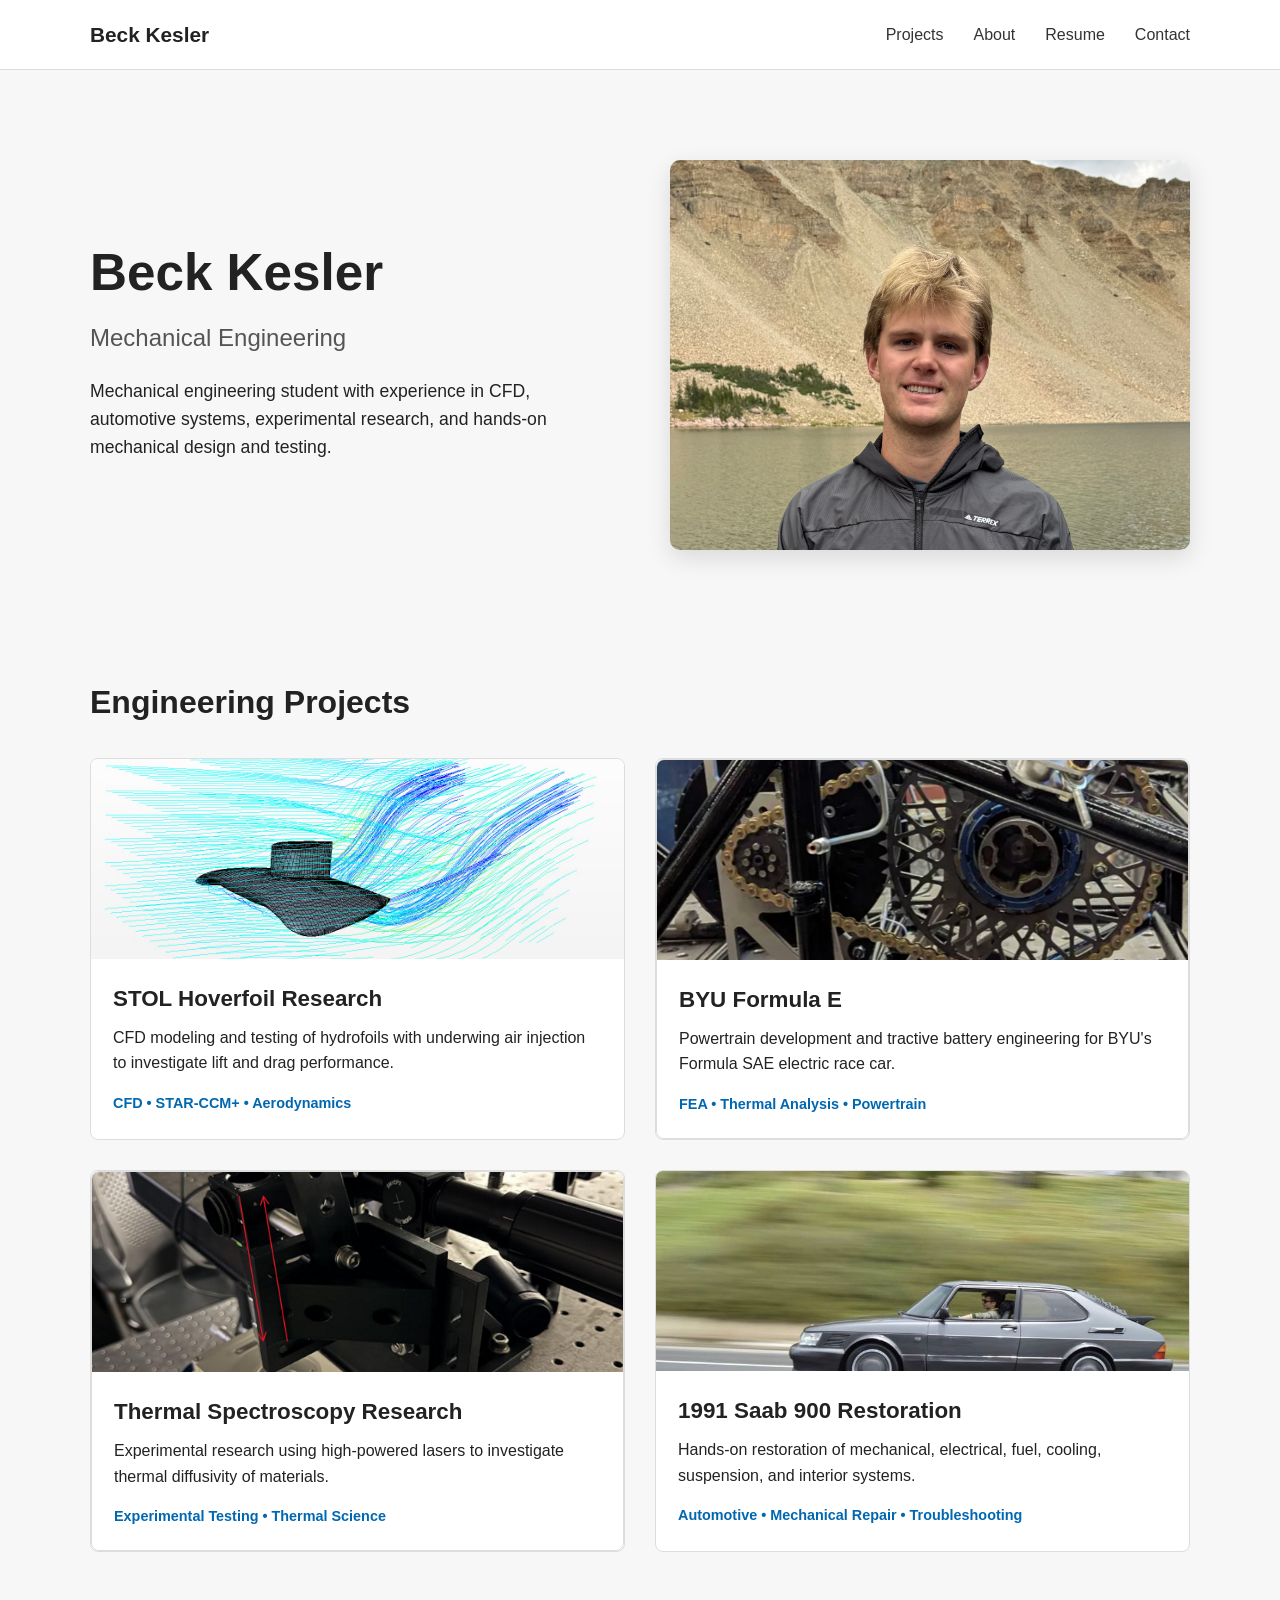
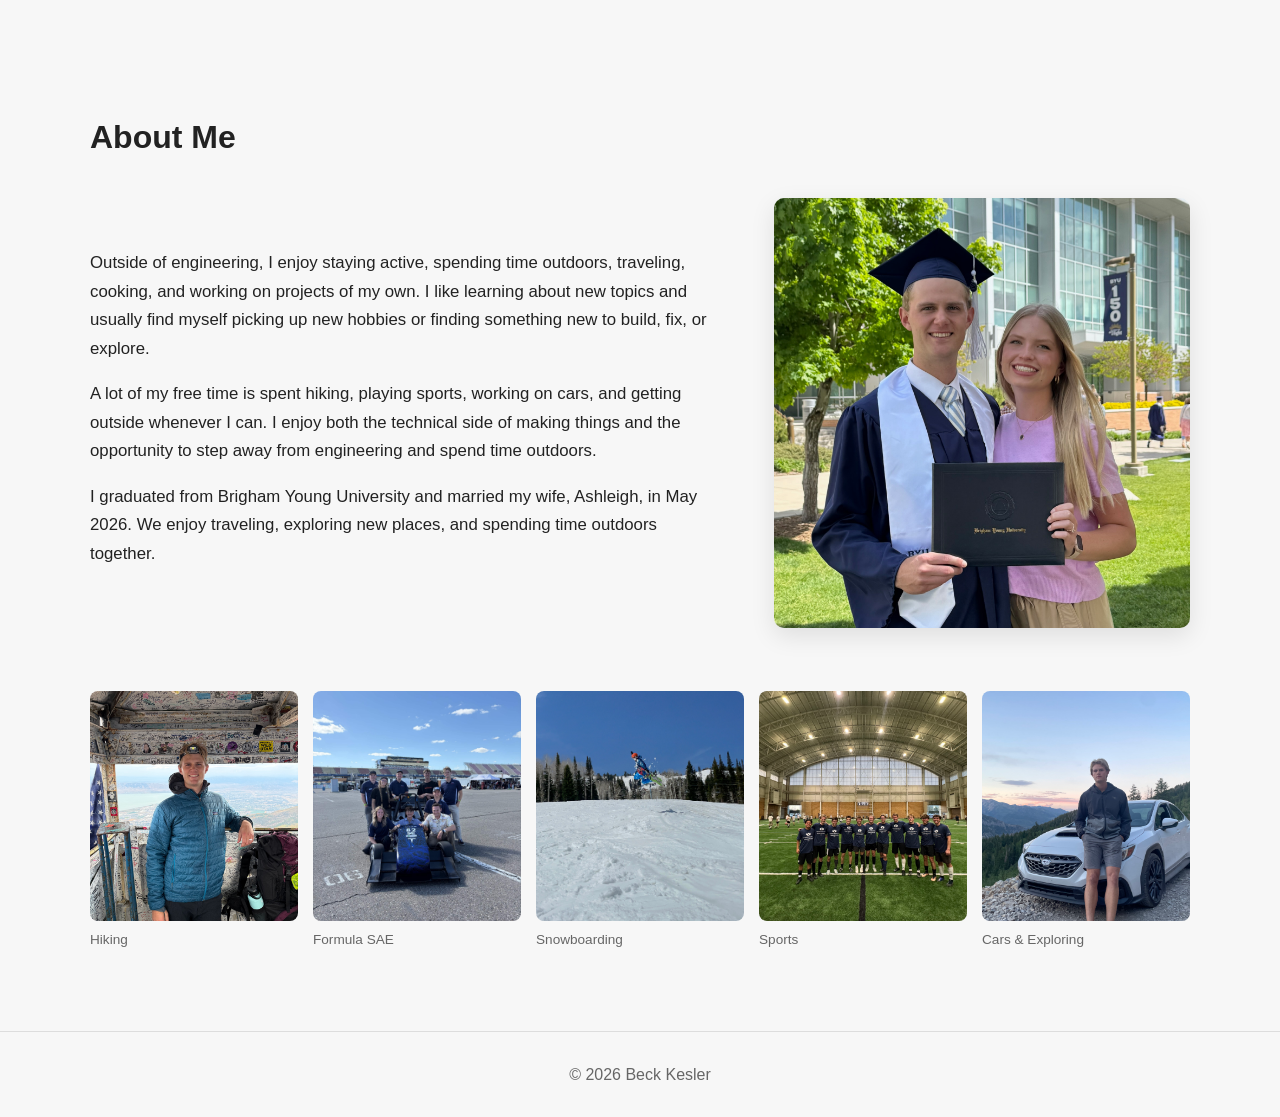
<file: index.html>
<!DOCTYPE html>
<html lang="en">

<head>
    <meta charset="UTF-8">
    <meta name="viewport" content="width=device-width, initial-scale=1.0">

    <title>Beck Kesler | Mechanical Engineering</title>

    <link rel="stylesheet" href="style.css">
</head>

<body>

<header>
    <div class="container">
        <nav>
            <div class="logo">Beck Kesler</div>

            <div class="nav-links">
                <a href="#projects">Projects</a>
                <a href="#about">About</a>
                <a href="Resume.pdf">Resume</a>
                <a href="mailto:b8w2k3@gmail.com">Contact</a>
            </div>
        </nav>
    </div>
</header>


<main>

    <!-- INTRODUCTION -->

    <section class="hero">
        <div class="container hero-layout">
    
            <div class="hero-text">
                <h1>Beck Kesler</h1>
    
                <h2>Mechanical Engineering</h2>
    
                <p>
                    Mechanical engineering student with experience in CFD,
                    automotive systems, experimental research, and hands-on
                    mechanical design and testing.
                </p>
            </div>
    
            <div class="hero-photo">
                <img src="beck-photo.jpeg"
                     alt="Beck Kesler">
            </div>
    
        </div>
    </section>


    <!-- PROJECTS -->

    <section class="projects" id="projects">

        <div class="container">

            <h2>Engineering Projects</h2>

            <div class="project-grid">


                <!-- HOVERFOIL -->

                <a href="hoverfoil.html" class="project-card project-link">

                    <div class="project-image">
                        <img src="hoverfoil-cfd.png"
                             alt="CFD streamlines around the STOL hoverfoil">
                    </div>

                    <div class="project-info">

                        <h3>STOL Hoverfoil Research</h3>

                        <p>
                            CFD modeling and testing of hydrofoils with underwing
                            air injection to investigate lift and drag performance.
                        </p>

                        <div class="tags">
                            CFD • STAR-CCM+ • Aerodynamics
                        </div>

                    </div>

                </a>


                <!-- FORMULA E -->
                <a href="fsae.html" class="project-card project-link">
                    <div class="project-card">
    
                        <div class="project-image">
                            <img src="powertrain-hero.png"
                                 alt="BYU Formula SAE electric powertrain">
                        </div>
    
                        <div class="project-info">
    
                            <h3>BYU Formula E</h3>
    
                            <p>
                                Powertrain development and tractive battery engineering
                                for BYU's Formula SAE electric race car.
                            </p>
    
                            <div class="tags">
                                FEA • Thermal Analysis • Powertrain
                            </div>
    
                        </div>
    
                    </div>
                </a>

                <!-- SPECTROSCOPY -->

                <a href="spectroscopy.html" class="project-card project-link">
                    <div class="project-card">
    
                        <div class="project-image">
                            <img src="laser-setup.png"
                                 alt="Thermal spectroscopy experimental setup">
                        </div>
    
                        <div class="project-info">
    
                            <h3>Thermal Spectroscopy Research</h3>
    
                            <p>
                                Experimental research using high-powered lasers to
                                investigate thermal diffusivity of materials.
                            </p>
    
                            <div class="tags">
                                Experimental Testing • Thermal Science
                            </div>
    
                        </div>
    
                    </div>
                </a>

                <a href="saab.html" class="project-card project-link">

                    <div class="project-image">
                        <img
                            src="saab-900.jpg"
                            alt="1991 Saab 900">
                    </div>
                
                    <div class="project-info">
                
                        <h3>1991 Saab 900 Restoration</h3>
                
                        <p>
                            Hands-on restoration of mechanical, electrical,
                            fuel, cooling, suspension, and interior systems.
                        </p>
                
                        <div class="tags">
                            Automotive • Mechanical Repair • Troubleshooting
                        </div>
                
                    </div>
                
                </a>
            </div>

        </div>

    </section>


    <!-- ABOUT -->

    <section id="about" class="about-section">
        <div class="container">
    
            <div class="about-heading">
                <h2>About Me</h2>
            </div>
    
            <div class="about-intro">
    
                <div class="about-text">
                    <p>
                        Outside of engineering, I enjoy staying active, spending
                        time outdoors, traveling, cooking, and working on projects
                        of my own. I like learning about new topics and usually
                        find myself picking up new hobbies or finding something
                        new to build, fix, or explore.
                    </p>
    
                    <p>
                        A lot of my free time is spent hiking,
                        playing sports, working on cars, and getting outside
                        whenever I can. I enjoy both the technical side of making
                        things and the opportunity to step away from engineering
                        and spend time outdoors.
                    </p>
    
                    <p>
                        I graduated from Brigham Young University and married my
                        wife, Ashleigh, in May 2026. We enjoy traveling, exploring
                        new places, and spending time outdoors together.
                    </p>
                </div>
    
                <div class="about-featured-photo">
                    <img src="graduation.JPG"
                         alt="Graduation">
                </div>
    
            </div>
    
    
            <div class="about-gallery">
    
                <figure class="about-photo">
                    <img src="timp.jpeg"
                         alt="Hiking in the mountains">
                    <figcaption>Hiking</figcaption>
                </figure>
    
                <figure class="about-photo">
                    <img src="racing.JPG"
                         alt="Formula SAE team">
                    <figcaption>Formula SAE</figcaption>
                </figure>
    
                <figure class="about-photo">
                    <img src="snowboarding.JPG"
                         alt="Snowboarding">
                    <figcaption>Snowboarding</figcaption>
                </figure>
    
                <figure class="about-photo">
                    <img src="soccer.JPEG"
                         alt="Soccer team">
                    <figcaption>Sports</figcaption>
                </figure>
    
                <figure class="about-photo">
                    <img src="car-offroad.jpeg"
                         alt="Car in the mountains">
                    <figcaption>Cars & Exploring</figcaption>
                </figure>
    
            </div>
    
        </div>
    </section>

</main>


<footer>

    <div class="container">
        © 2026 Beck Kesler
    </div>

</footer>


</body>
</html>
</file>
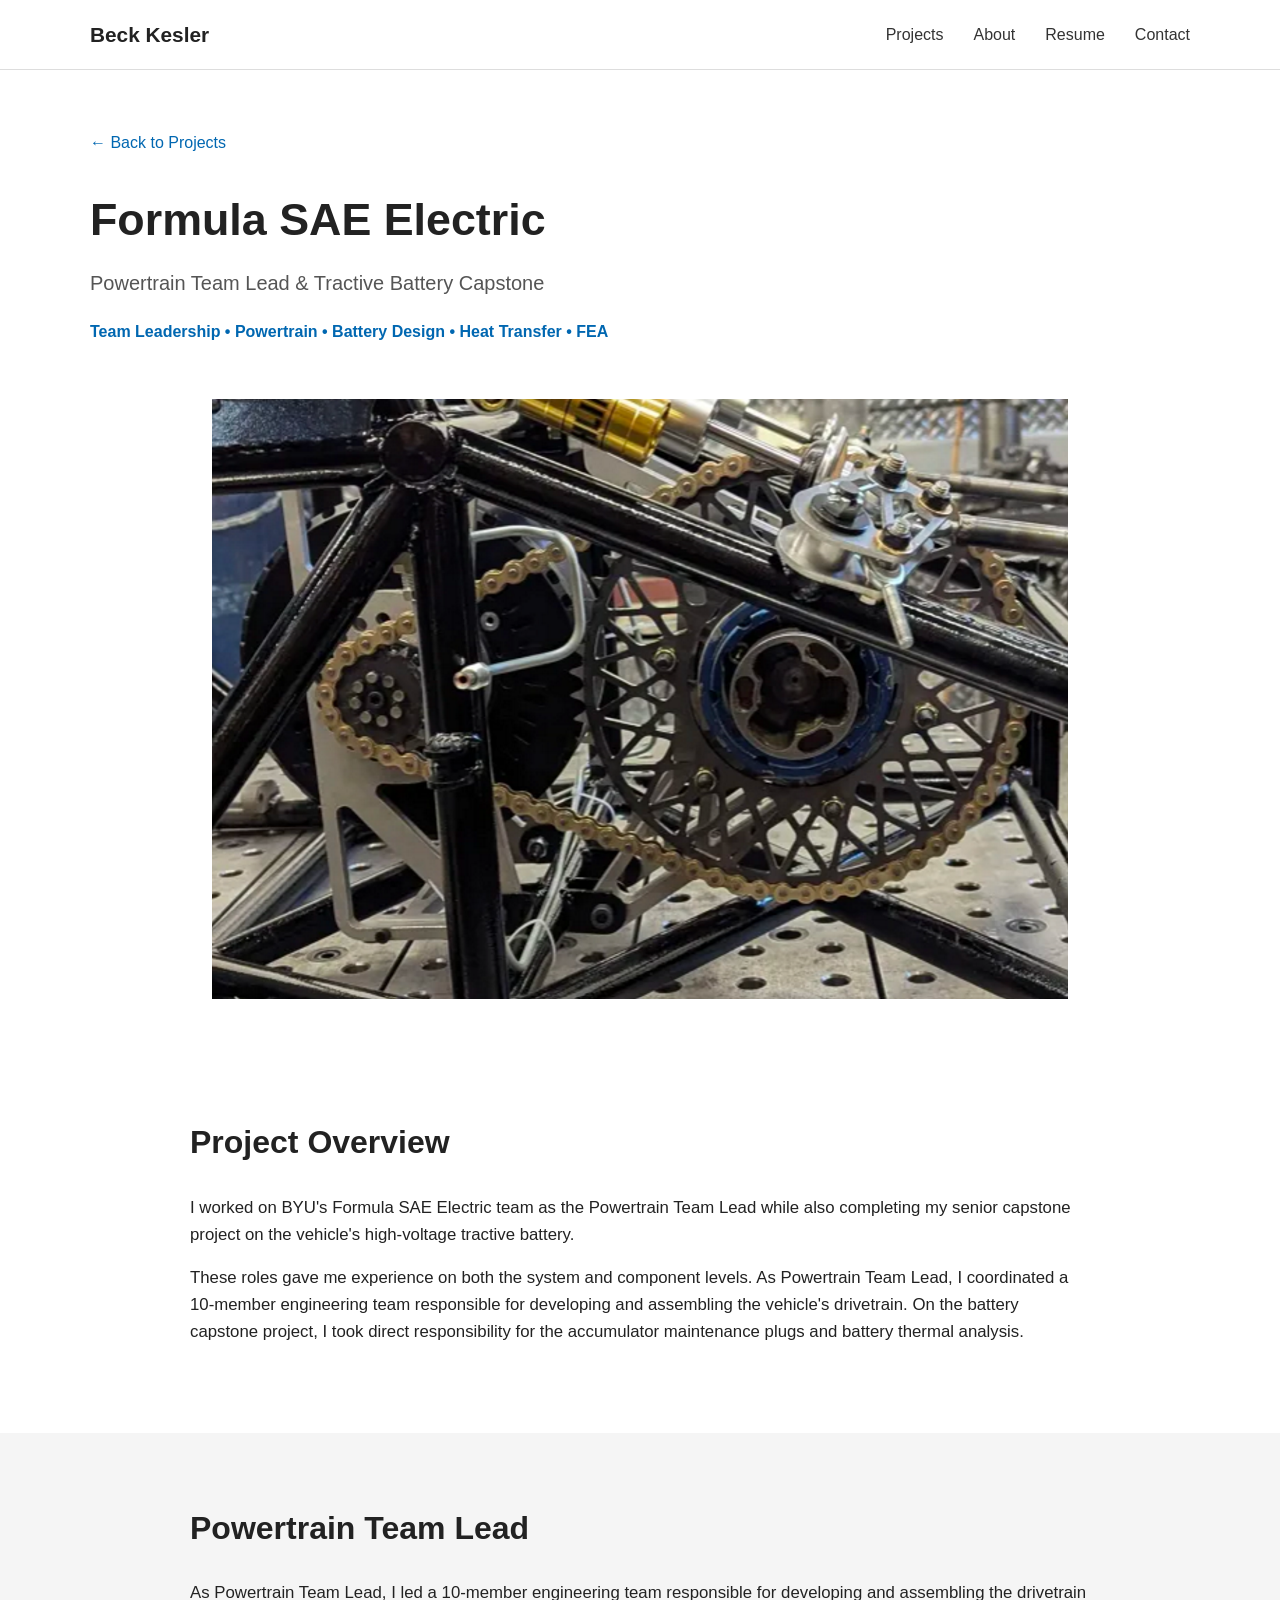
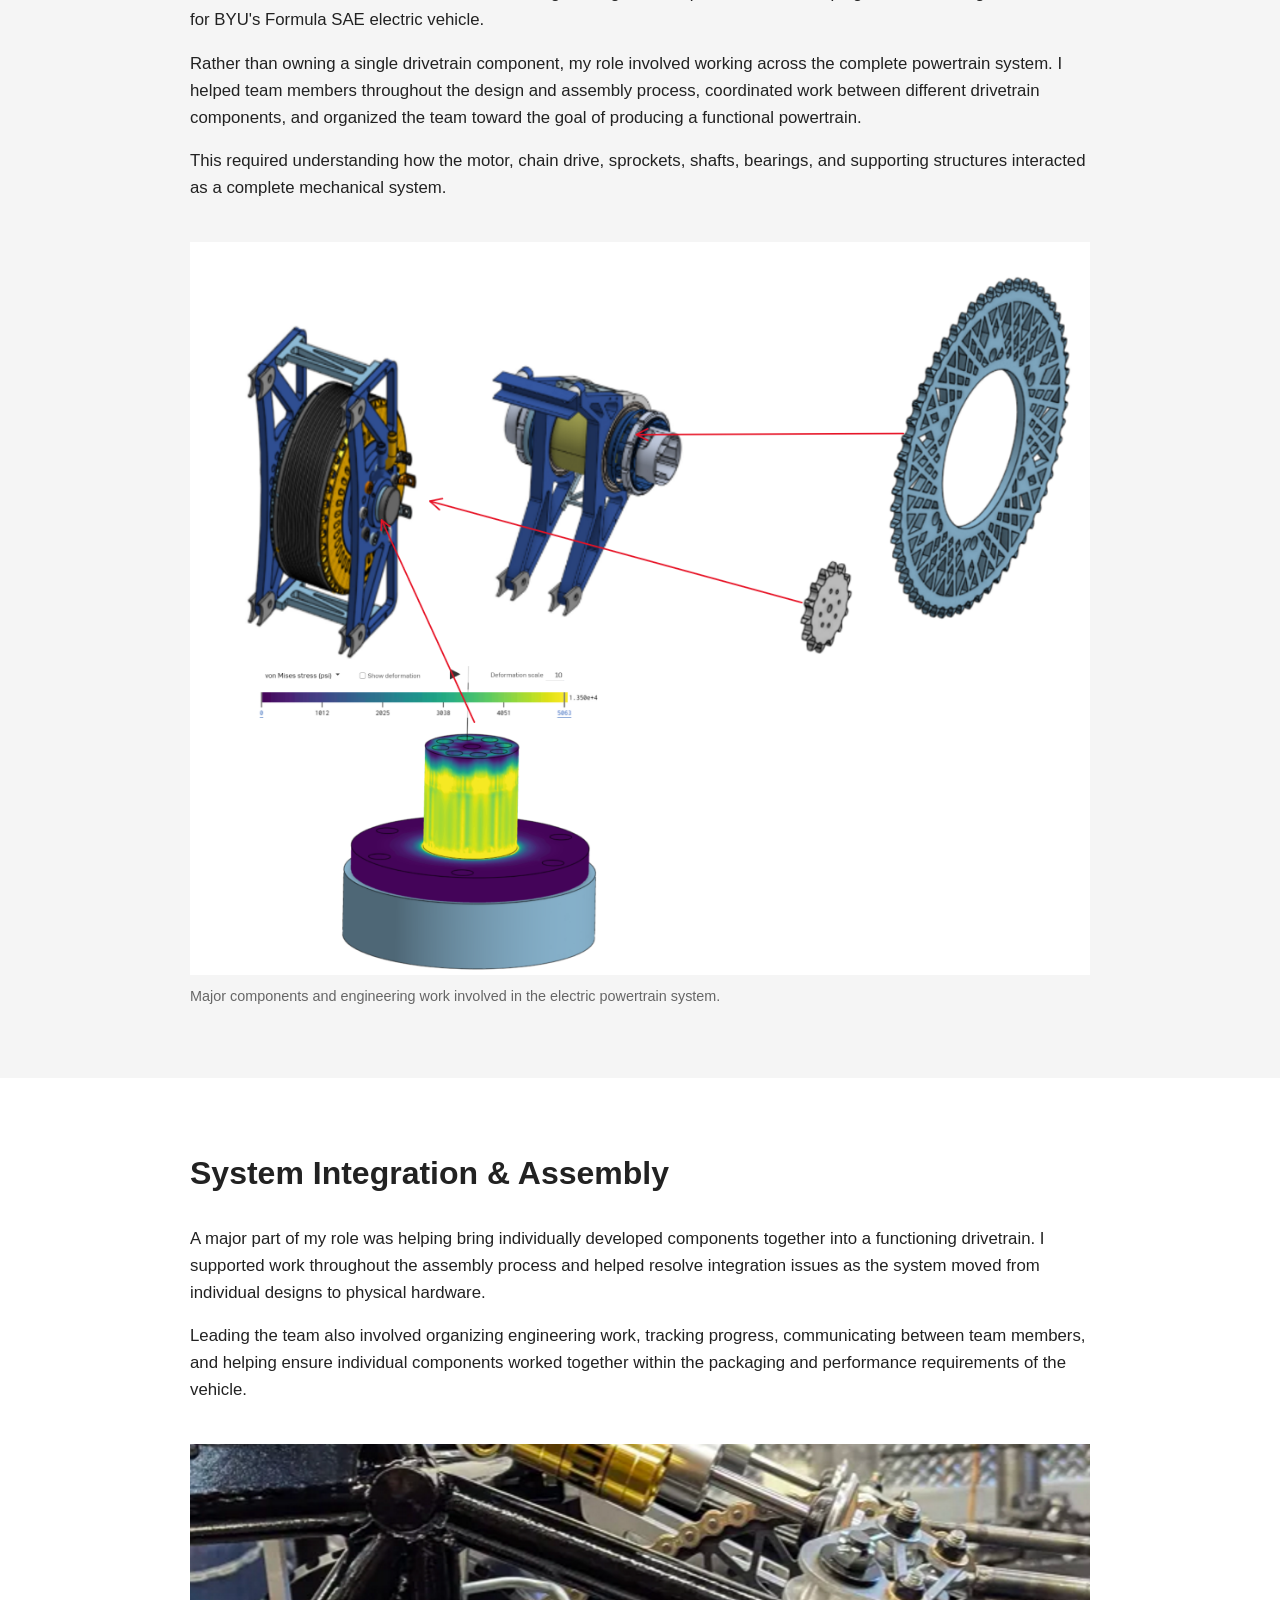
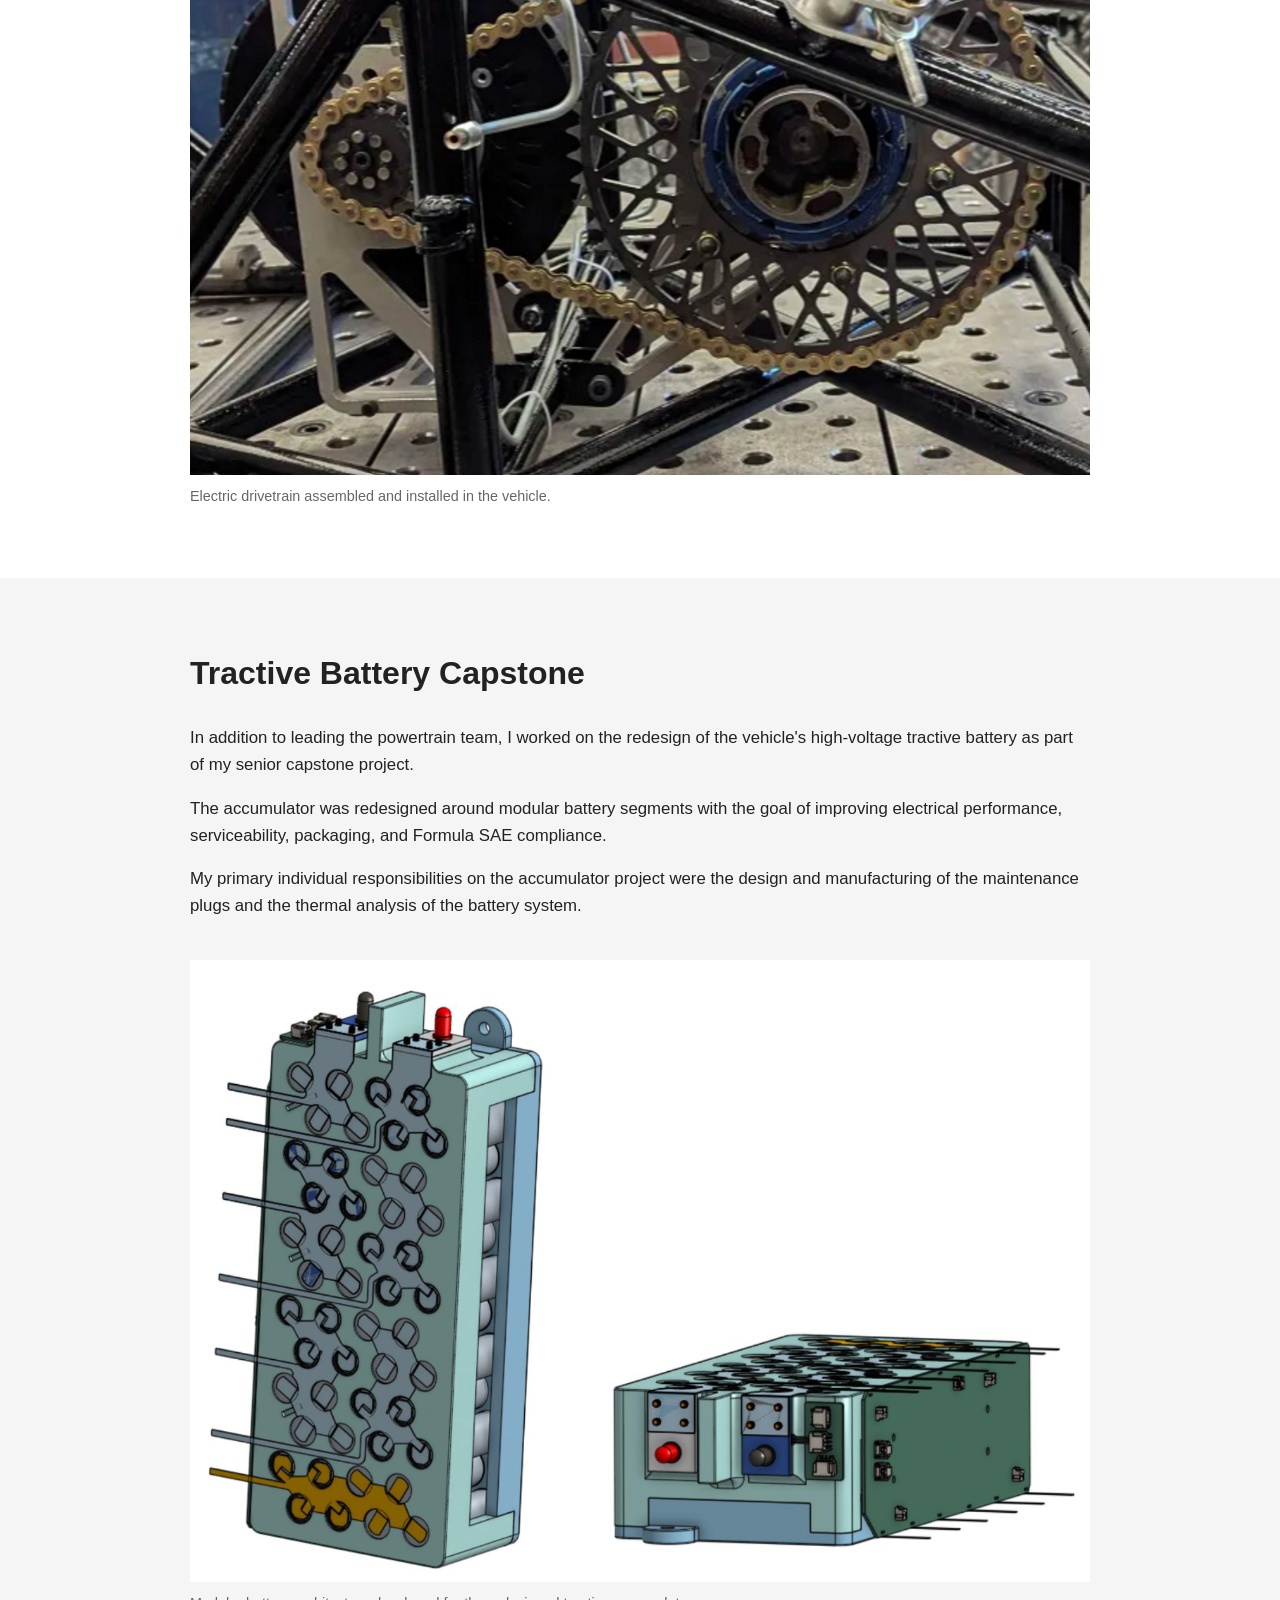
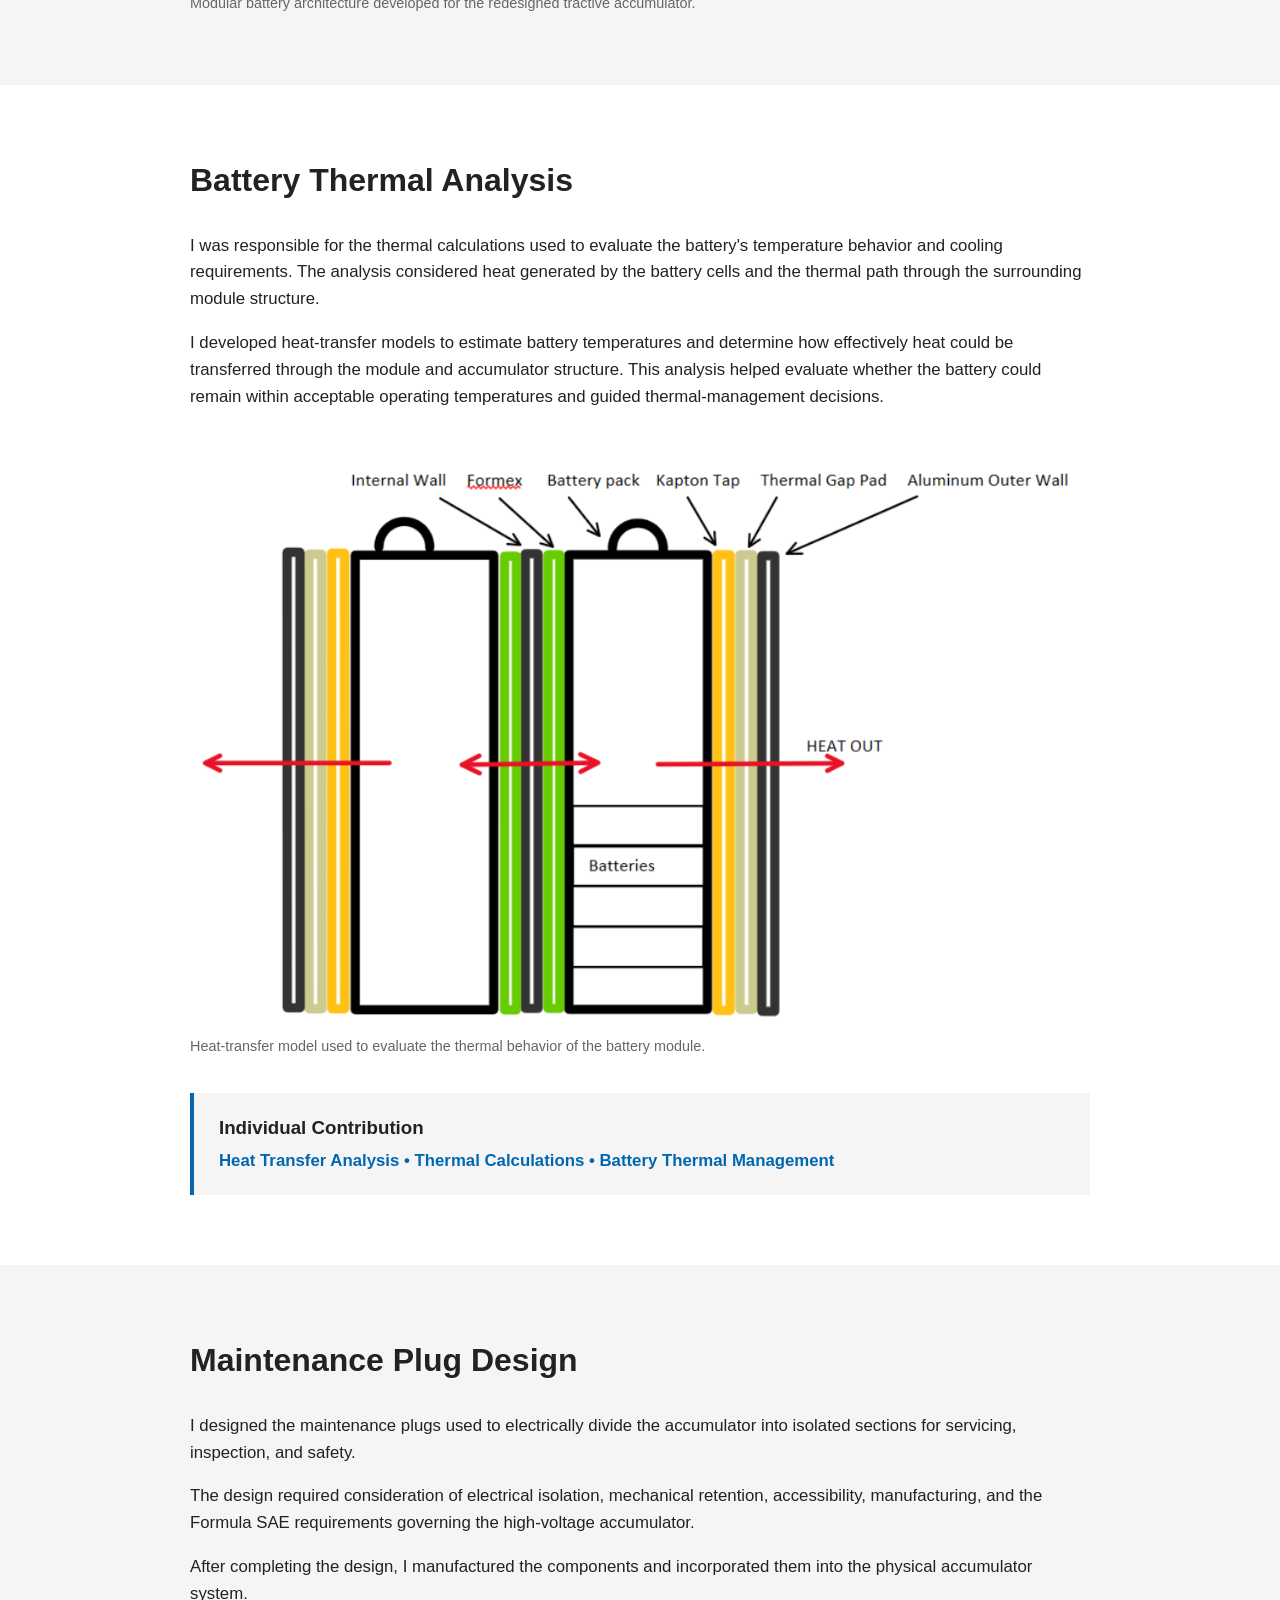
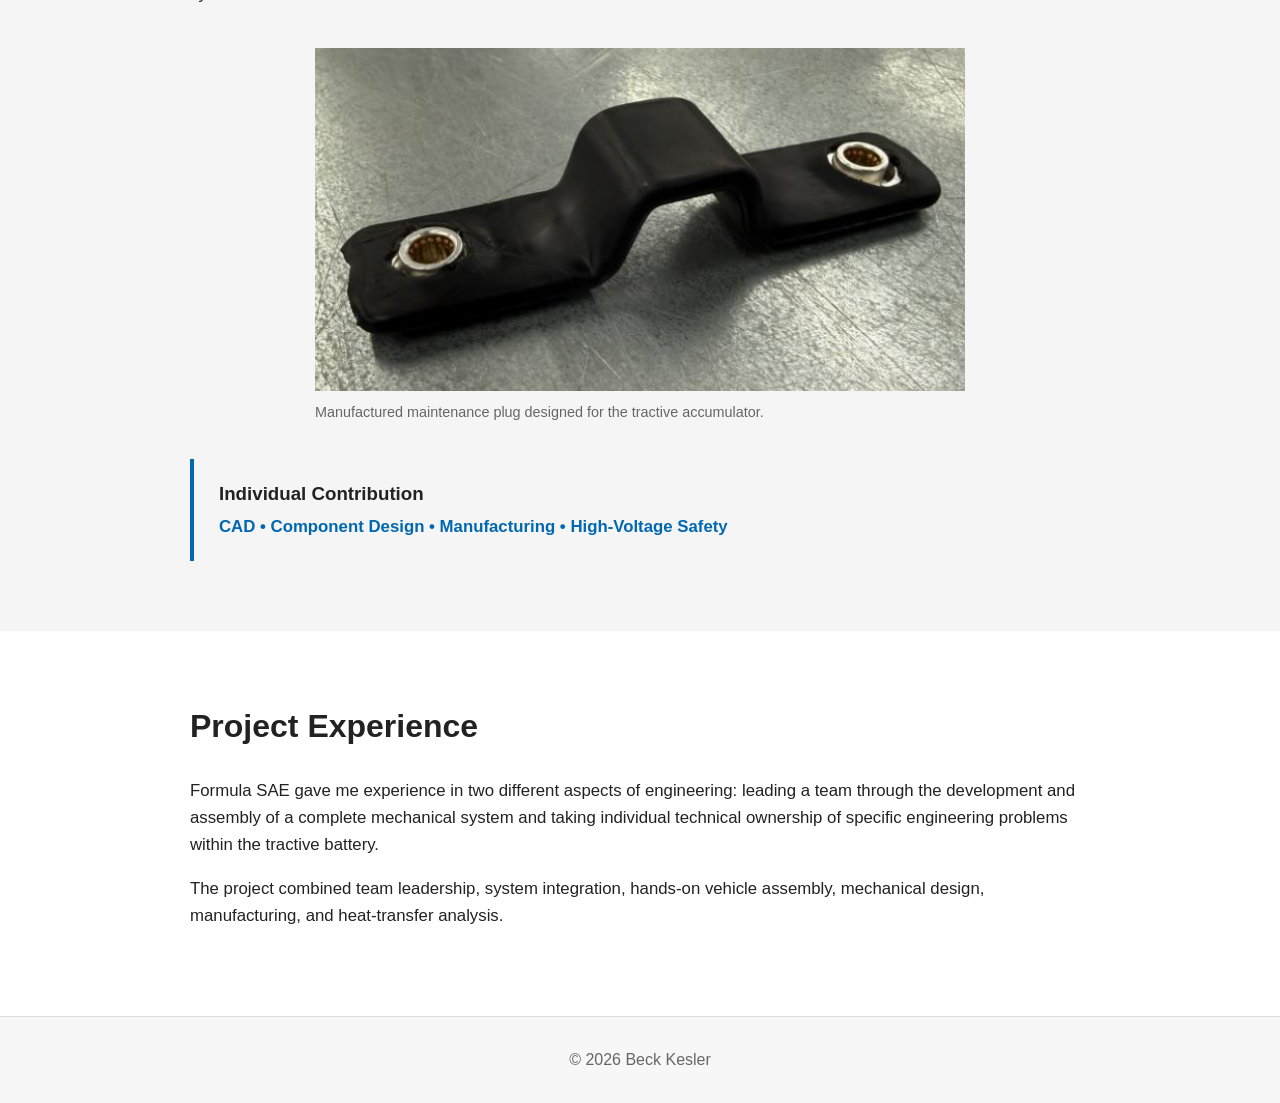
<file: fsae.html>
<!DOCTYPE html>
<html lang="en">

<head>
    <meta charset="UTF-8">
    <meta name="viewport" content="width=device-width, initial-scale=1.0">

    <title>Formula SAE Electric | Beck Kesler</title>

    <link rel="stylesheet" href="style.css">
</head>


<body>

<!-- =========================
     NAVIGATION
========================= -->

<header>
    <div class="container">
        <nav>

            <div class="logo">
                <a href="index.html">Beck Kesler</a>
            </div>

            <div class="nav-links">
                <a href="index.html#projects">Projects</a>
                <a href="index.html#about">About</a>
                <a href="Resume.pdf">Resume</a>
                <a href="mailto:b8w2k3@gmail.com">Contact</a>
            </div>

        </nav>
    </div>
</header>



<main class="project-page">


<!-- =========================
     PROJECT HEADER
========================= -->

<section class="project-header">

    <div class="container">

        <a class="back-link" href="index.html#projects">
            ← Back to Projects
        </a>

        <h1>Formula SAE Electric</h1>

        <p class="project-subtitle">
            Powertrain Team Lead & Tractive Battery Capstone
        </p>

        <div class="project-tags">
            Team Leadership • Powertrain • Battery Design • Heat Transfer • FEA
        </div>

        <img
            class="hero-image"
            src="powertrain-hero.png"
            alt="BYU Formula SAE electric vehicle powertrain">
    </div>

</section>



<!-- =========================
     PROJECT OVERVIEW
========================= -->

<section class="project-section">

    <div class="container project-content">

        <h2>Project Overview</h2>

        <p>
            I worked on BYU's Formula SAE Electric team as the Powertrain
            Team Lead while also completing my senior capstone project on
            the vehicle's high-voltage tractive battery.
        </p>

        <p>
            These roles gave me experience on both the system and component
            levels. As Powertrain Team Lead, I coordinated a 10-member
            engineering team responsible for developing and assembling the
            vehicle's drivetrain. On the battery capstone project, I took
            direct responsibility for the accumulator maintenance plugs and
            battery thermal analysis.
        </p>

    </div>

</section>



<!-- =========================
     POWERTRAIN TEAM LEAD
========================= -->

<section class="project-section alternate">

    <div class="container project-content">

        <h2>Powertrain Team Lead</h2>

        <p>
            As Powertrain Team Lead, I led a 10-member engineering team
            responsible for developing and assembling the drivetrain for
            BYU's Formula SAE electric vehicle.
        </p>

        <p>
            Rather than owning a single drivetrain component, my role involved
            working across the complete powertrain system. I helped team
            members throughout the design and assembly process, coordinated
            work between different drivetrain components, and organized the
            team toward the goal of producing a functional powertrain.
        </p>

        <p>
            This required understanding how the motor, chain drive, sprockets,
            shafts, bearings, and supporting structures interacted as a
            complete mechanical system.
        </p>


        <figure class="large-figure">

            <img
                src="powertrain-components.png"
                alt="Components of the Formula SAE electric powertrain">

            <figcaption>
                Major components and engineering work involved in the
                electric powertrain system.
            </figcaption>

        </figure>

    </div>

</section>



<!-- =========================
     SYSTEM INTEGRATION
========================= -->

<section class="project-section">

    <div class="container project-content">

        <h2>System Integration & Assembly</h2>

        <p>
            A major part of my role was helping bring individually developed
            components together into a functioning drivetrain. I supported
            work throughout the assembly process and helped resolve
            integration issues as the system moved from individual designs
            to physical hardware.
        </p>

        <p>
            Leading the team also involved organizing engineering work,
            tracking progress, communicating between team members, and
            helping ensure individual components worked together within
            the packaging and performance requirements of the vehicle.
        </p>


        <figure class="large-figure">

            <img
                src="powertrain-hero.png"
                alt="Assembled Formula SAE electric drivetrain">

            <figcaption>
                Electric drivetrain assembled and installed in the vehicle.
            </figcaption>

        </figure>

    </div>

</section>



<!-- =========================
     BATTERY CAPSTONE
========================= -->

<section class="project-section alternate">

    <div class="container project-content">

        <h2>Tractive Battery Capstone</h2>

        <p>
            In addition to leading the powertrain team, I worked on the
            redesign of the vehicle's high-voltage tractive battery as part
            of my senior capstone project.
        </p>

        <p>
            The accumulator was redesigned around modular battery segments
            with the goal of improving electrical performance,
            serviceability, packaging, and Formula SAE compliance.
        </p>

        <p>
            My primary individual responsibilities on the accumulator project
            were the design and manufacturing of the maintenance plugs and
            the thermal analysis of the battery system.
        </p>


        <figure class="large-figure">

            <img
                src="battery-module.png"
                alt="CAD model of Formula SAE battery module">

            <figcaption>
                Modular battery architecture developed for the redesigned
                tractive accumulator.
            </figcaption>

        </figure>

    </div>

</section>



<!-- =========================
     BATTERY THERMAL ANALYSIS
========================= -->

<section class="project-section">

    <div class="container project-content">

        <h2>Battery Thermal Analysis</h2>

        <p>
            I was responsible for the thermal calculations used to evaluate
            the battery's temperature behavior and cooling requirements.
            The analysis considered heat generated by the battery cells and
            the thermal path through the surrounding module structure.
        </p>

        <p>
            I developed heat-transfer models to estimate battery temperatures
            and determine how effectively heat could be transferred through
            the module and accumulator structure. This analysis helped
            evaluate whether the battery could remain within acceptable
            operating temperatures and guided thermal-management decisions.
        </p>


        <figure class="large-figure">

            <img
                src="heat-transfer diagram.png"
                alt="Heat transfer model for the Formula SAE battery">

            <figcaption>
                Heat-transfer model used to evaluate the thermal behavior
                of the battery module.
            </figcaption>

        </figure>


        <div class="engineering-box">

            <h3>Individual Contribution</h3>

            <p>
                Heat Transfer Analysis • Thermal Calculations •
                Battery Thermal Management
            </p>

        </div>

    </div>

</section>



<!-- =========================
     MAINTENANCE PLUG
========================= -->

<section class="project-section alternate">

    <div class="container project-content">

        <h2>Maintenance Plug Design</h2>

        <p>
            I designed the maintenance plugs used to electrically divide
            the accumulator into isolated sections for servicing,
            inspection, and safety.
        </p>

        <p>
            The design required consideration of electrical isolation,
            mechanical retention, accessibility, manufacturing, and the
            Formula SAE requirements governing the high-voltage
            accumulator.
        </p>

        <p>
            After completing the design, I manufactured the components and
            incorporated them into the physical accumulator system.
        </p>


        <figure class="maintenance-figure">

            <img
                src="maintainance-plugs.png"
                alt="Formula SAE accumulator maintenance plug">

            <figcaption>
                Manufactured maintenance plug designed for the tractive
                accumulator.
            </figcaption>

        </figure>


        <div class="engineering-box">

            <h3>Individual Contribution</h3>

            <p>
                CAD • Component Design • Manufacturing •
                High-Voltage Safety
            </p>

        </div>

    </div>

</section>



<!-- =========================
     EXPERIENCE
========================= -->

<section class="project-section">

    <div class="container project-content">

        <h2>Project Experience</h2>

        <p>
            Formula SAE gave me experience in two different aspects of
            engineering: leading a team through the development and assembly
            of a complete mechanical system and taking individual technical
            ownership of specific engineering problems within the tractive
            battery.
        </p>

        <p>
            The project combined team leadership, system integration,
            hands-on vehicle assembly, mechanical design, manufacturing,
            and heat-transfer analysis.
        </p>

    </div>

</section>


</main>



<!-- =========================
     FOOTER
========================= -->

<footer>

    <div class="container">
        © 2026 Beck Kesler
    </div>

</footer>


</body>
</html>
</file>
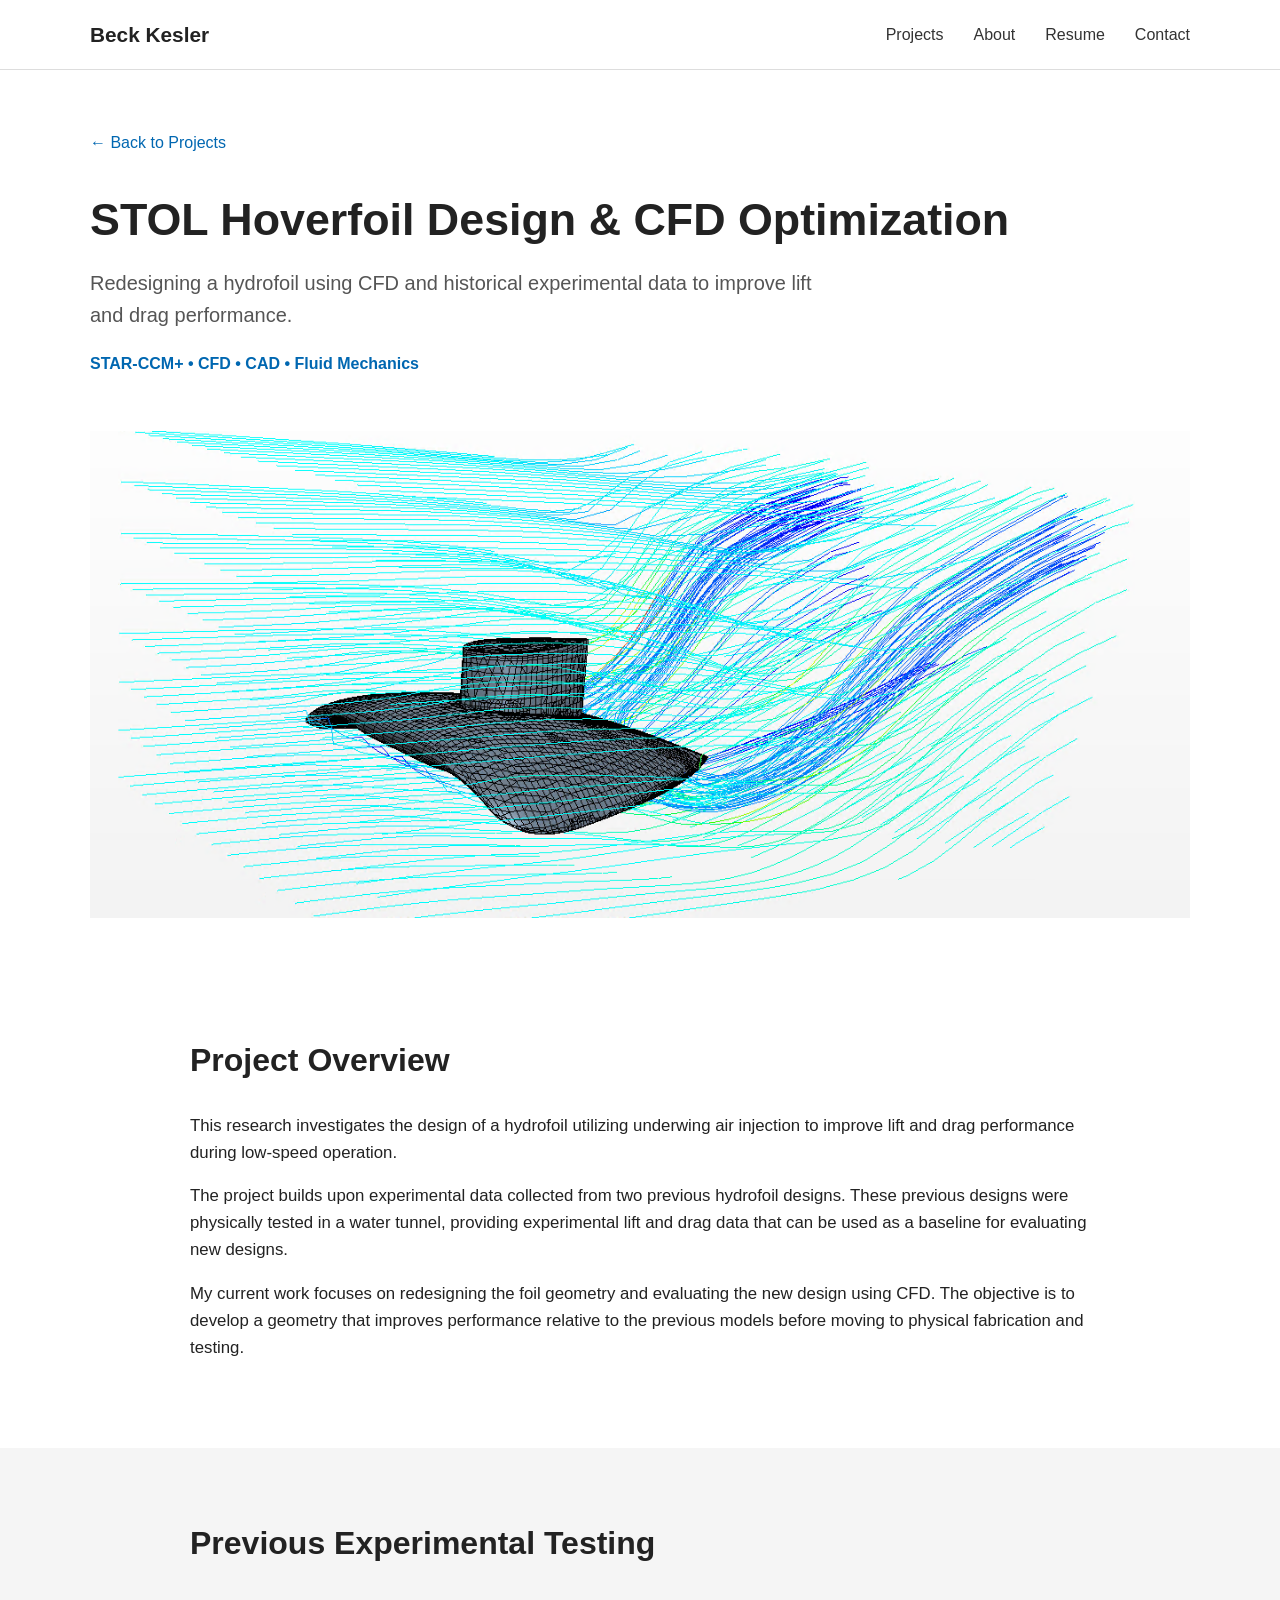
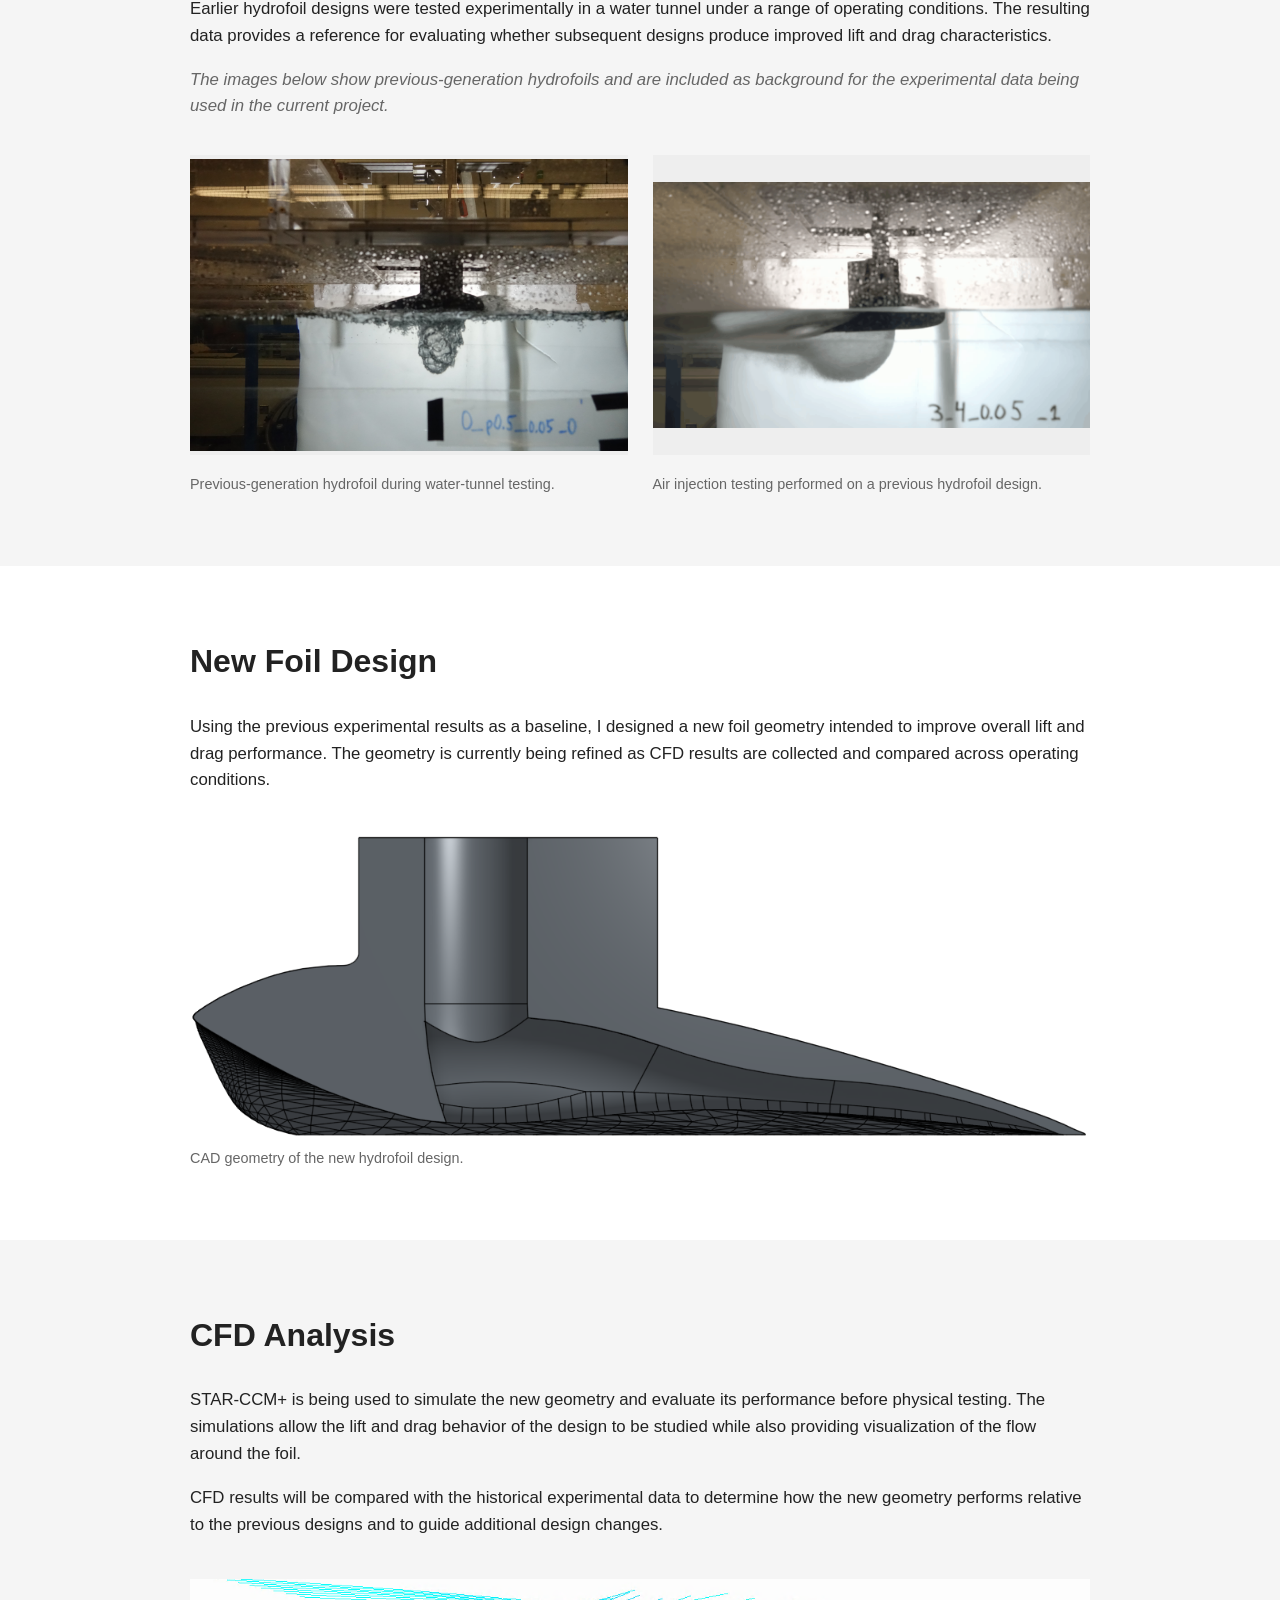
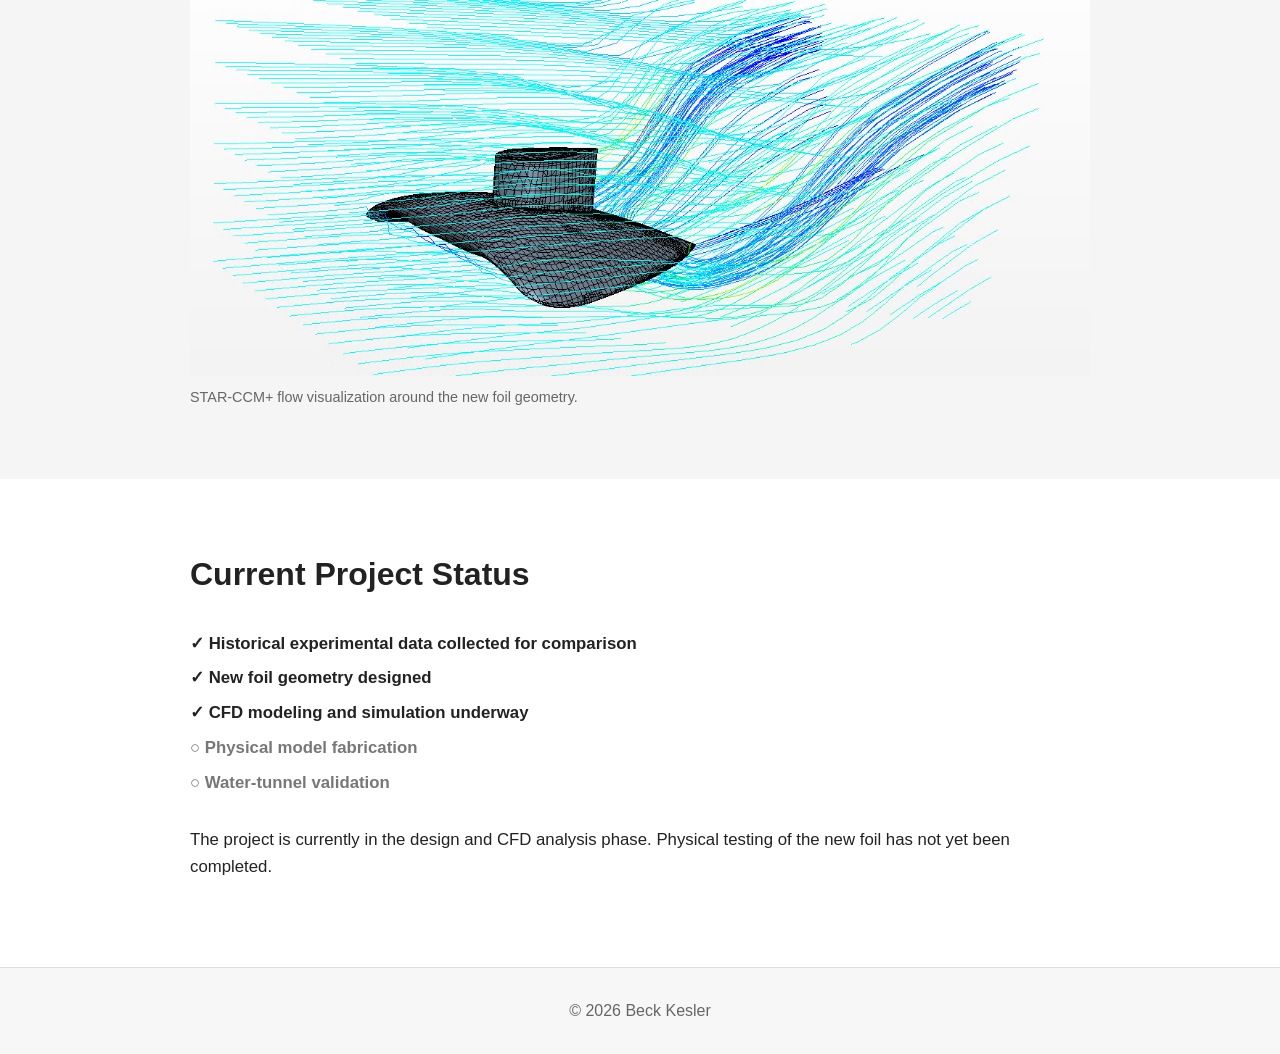
<file: hoverfoil.html>
<!DOCTYPE html>
<html lang="en">

<head>
    <meta charset="UTF-8">
    <meta name="viewport" content="width=device-width, initial-scale=1.0">

    <title>STOL Hoverfoil Research | Beck Kesler</title>

    <link rel="stylesheet" href="style.css">
</head>

<body>

<header>
    <div class="container">
        <nav>
            <div class="logo">
                <a href="index.html">Beck Kesler</a>
            </div>

            <div class="nav-links">
                <a href="index.html#projects">Projects</a>
                <a href="index.html#about">About</a>
                <a href="Resume.pdf">Resume</a>
                <a href="mailto:b8w2k3@gmail.com">Contact</a>
            </div>
        </nav>
    </div>
</header>


<main class="project-page">

    <!-- PROJECT INTRO -->

    <section class="project-header">
        <div class="container">

            <a class="back-link" href="index.html#projects">
                ← Back to Projects
            </a>

            <h1>STOL Hoverfoil Design & CFD Optimization</h1>

            <p class="project-subtitle">
                Redesigning a hydrofoil using CFD and historical experimental
                data to improve lift and drag performance.
            </p>

            <div class="project-tags">
                STAR-CCM+ • CFD • CAD • Fluid Mechanics
            </div>

            <img
                class="hero-image"
                src="hoverfoil-cfd.png"
                alt="CFD streamlines around the new hoverfoil design">
        </div>
    </section>


    <!-- OVERVIEW -->

    <section class="project-section">
        <div class="container project-content">

            <h2>Project Overview</h2>

            <p>
                This research investigates the design of a hydrofoil utilizing
                underwing air injection to improve lift and drag performance
                during low-speed operation.
            </p>

            <p>
                The project builds upon experimental data collected from two
                previous hydrofoil designs. These previous designs were
                physically tested in a water tunnel, providing experimental
                lift and drag data that can be used as a baseline for evaluating
                new designs.
            </p>

            <p>
                My current work focuses on redesigning the foil geometry and
                evaluating the new design using CFD. The objective is to develop
                a geometry that improves performance relative to the previous
                models before moving to physical fabrication and testing.
            </p>

        </div>
    </section>


    <!-- PREVIOUS TESTING -->

    <section class="project-section alternate">
        <div class="container project-content">

            <h2>Previous Experimental Testing</h2>

            <p>
                Earlier hydrofoil designs were tested experimentally in a water
                tunnel under a range of operating conditions. The resulting data
                provides a reference for evaluating whether subsequent designs
                produce improved lift and drag characteristics.
            </p>

            <p class="image-note">
                The images below show previous-generation hydrofoils and are
                included as background for the experimental data being used in
                the current project.
            </p>

            <div class="two-images">

                <figure>
                    <img
                        src="previous-foil-tunnel.JPG"
                        alt="Previous hydrofoil undergoing water tunnel testing">

                    <figcaption>
                        Previous-generation hydrofoil during water-tunnel testing.
                    </figcaption>
                </figure>

                <figure>
                    <img
                        src="previous-foil-test.gif"
                        alt="Previous hydrofoil with air injection during water tunnel testing">

                    <figcaption>
                        Air injection testing performed on a previous hydrofoil design.
                    </figcaption>
                </figure>

            </div>

        </div>
    </section>


    <!-- DESIGN -->

    <section class="project-section">
        <div class="container project-content">

            <h2>New Foil Design</h2>

            <p>
                Using the previous experimental results as a baseline, I designed
                a new foil geometry intended to improve overall lift and drag
                performance. The geometry is currently being refined as CFD
                results are collected and compared across operating conditions.
            </p>

            <figure class="large-figure">

                <img
                    src="hoverfoil-cad.png"
                    alt="CAD geometry of the newly designed hoverfoil">

                <figcaption>
                    CAD geometry of the new hydrofoil design.
                </figcaption>

            </figure>

        </div>
    </section>


    <!-- CFD -->

    <section class="project-section alternate">
        <div class="container project-content">

            <h2>CFD Analysis</h2>

            <p>
                STAR-CCM+ is being used to simulate the new geometry and evaluate
                its performance before physical testing. The simulations allow
                the lift and drag behavior of the design to be studied while
                also providing visualization of the flow around the foil.
            </p>

            <p>
                CFD results will be compared with the historical experimental
                data to determine how the new geometry performs relative to the
                previous designs and to guide additional design changes.
            </p>

            <figure class="large-figure">

                <img
                    src="hoverfoil-cfd.png"
                    alt="STAR-CCM+ CFD streamline visualization of the new hoverfoil">

                <figcaption>
                    STAR-CCM+ flow visualization around the new foil geometry.
                </figcaption>

            </figure>

        </div>
    </section>


    <!-- CURRENT STATUS -->

    <section class="project-section">
        <div class="container project-content">

            <h2>Current Project Status</h2>

            <div class="status-list">

                <p>✓ Historical experimental data collected for comparison</p>

                <p>✓ New foil geometry designed</p>

                <p>✓ CFD modeling and simulation underway</p>

                <p class="future">○ Physical model fabrication</p>

                <p class="future">○ Water-tunnel validation</p>

            </div>

            <p>
                The project is currently in the design and CFD analysis phase.
                Physical testing of the new foil has not yet been completed.
            </p>

        </div>
    </section>

</main>


<footer>
    <div class="container">
        © 2026 Beck Kesler
    </div>
</footer>

</body>
</html>
</file>
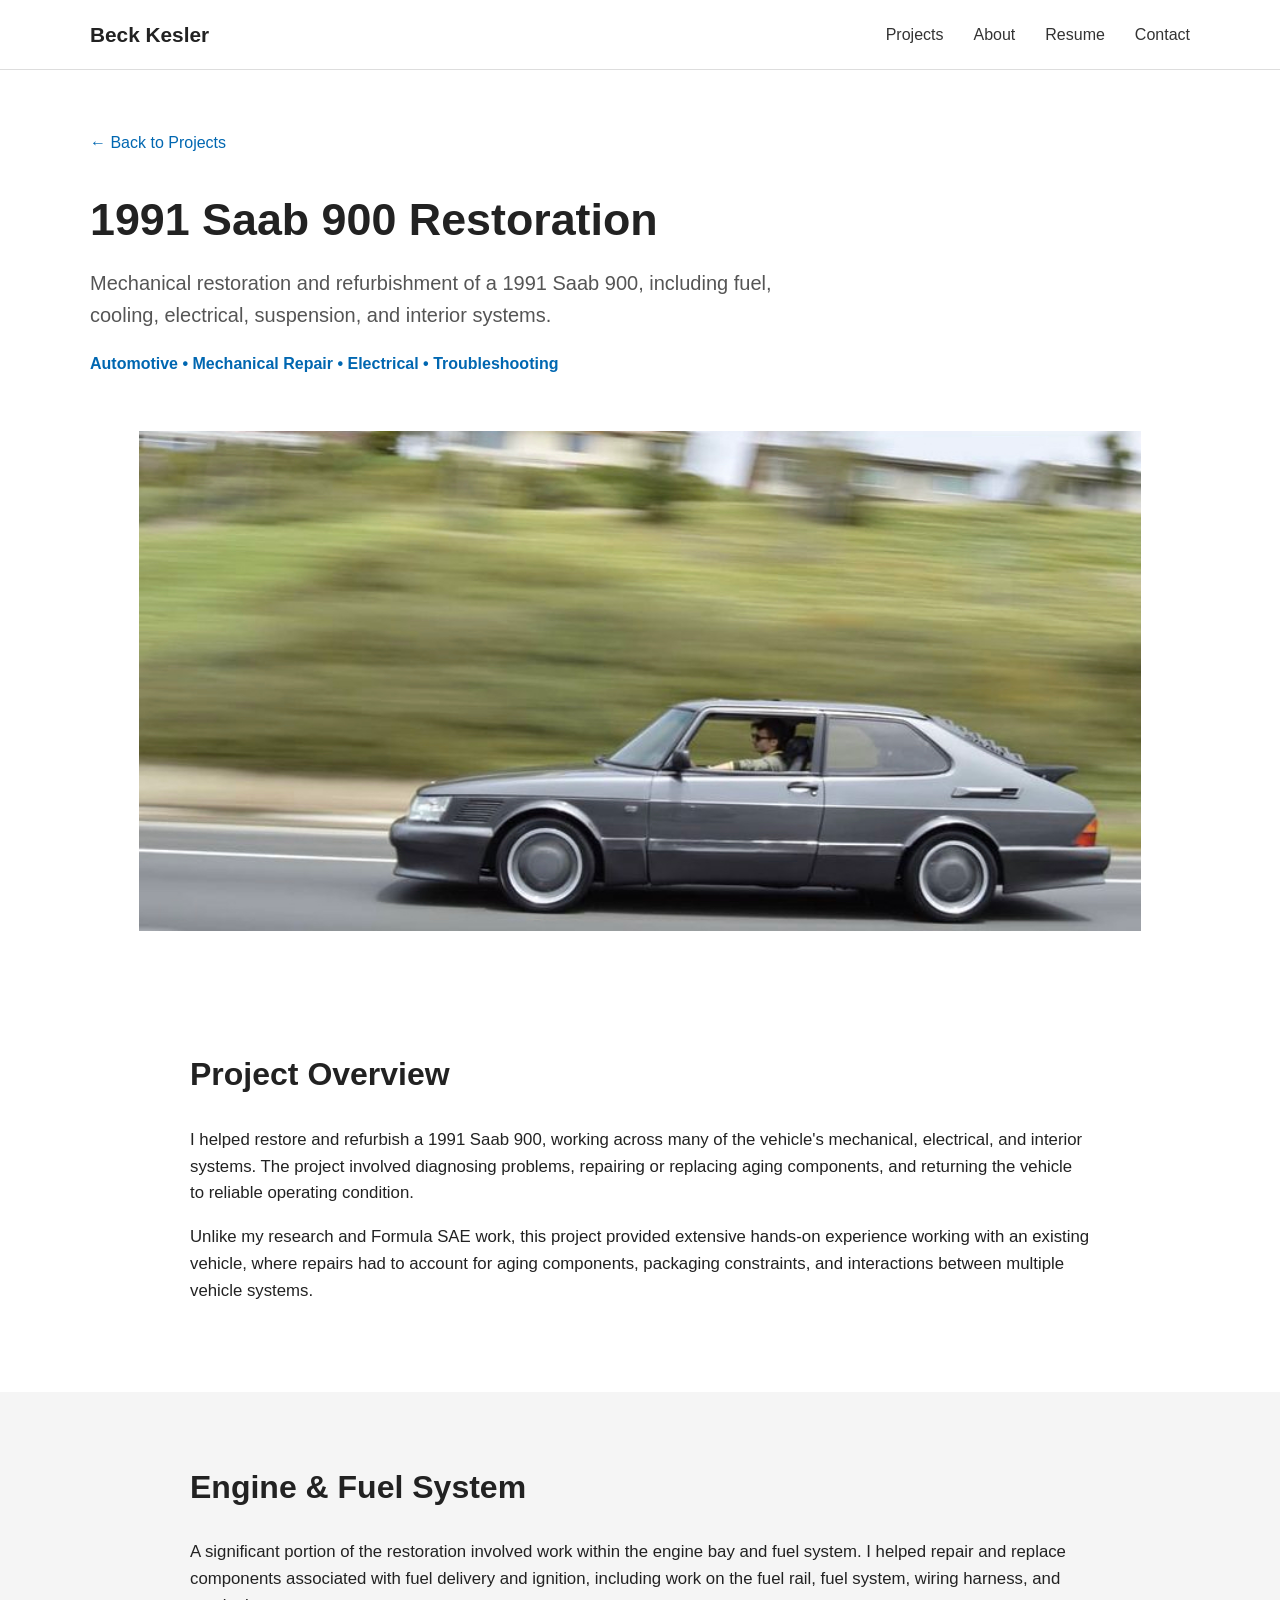
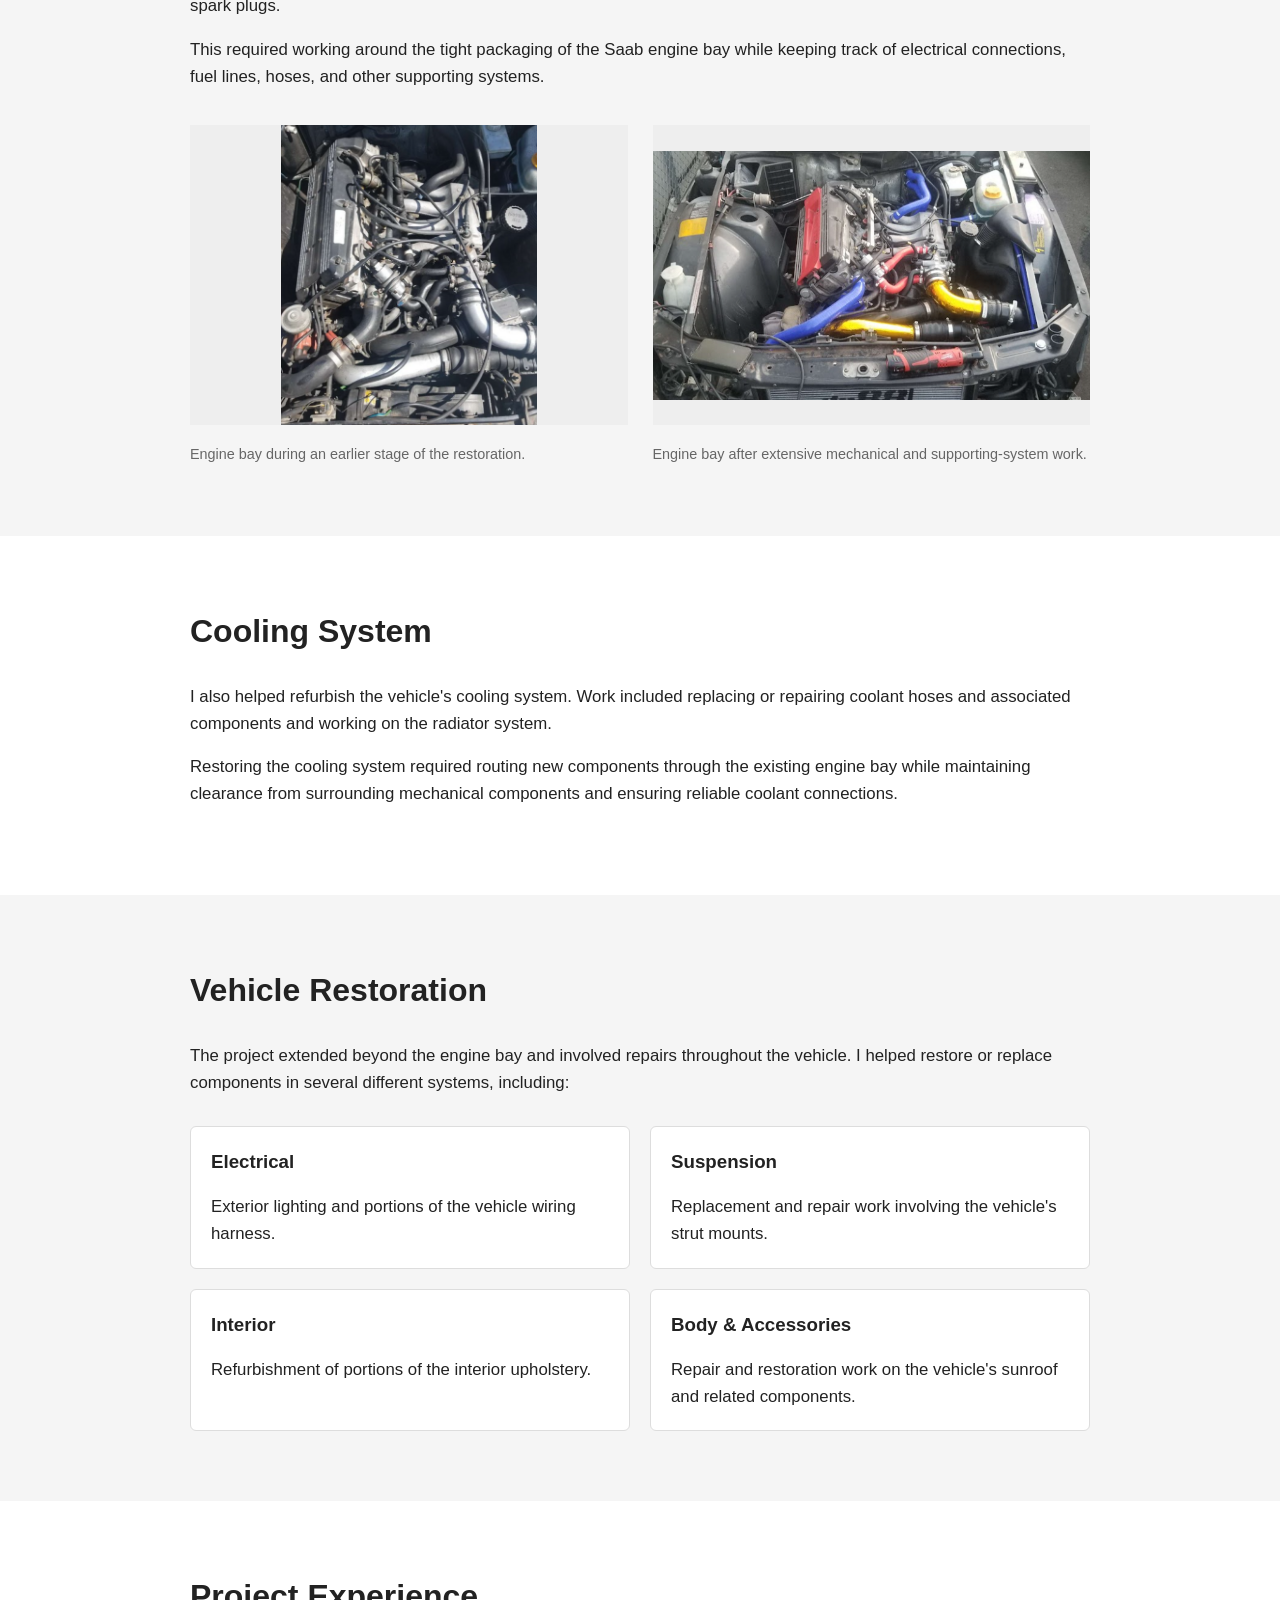
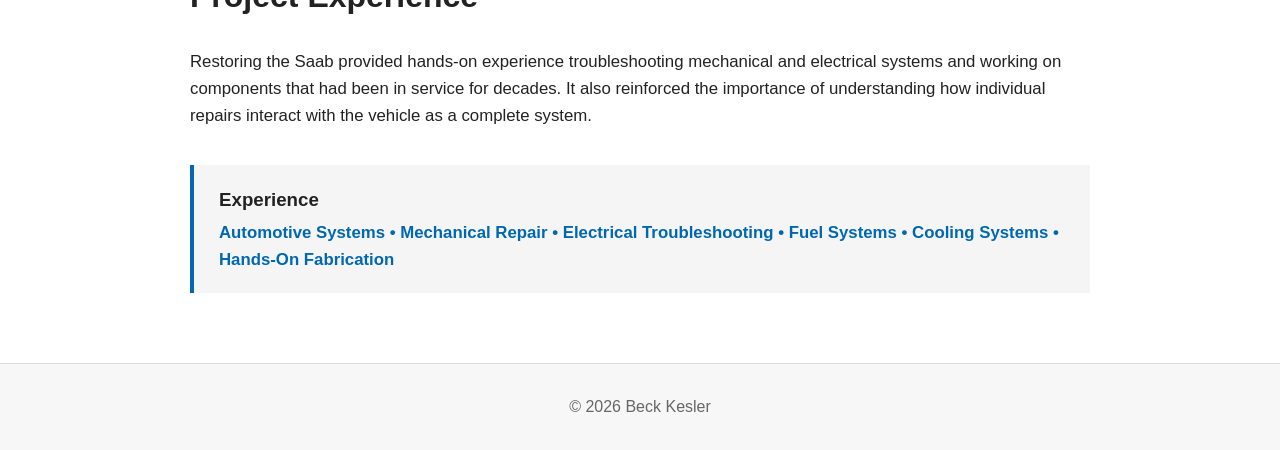
<file: saab.html>
<!DOCTYPE html>
<html lang="en">

<head>
    <meta charset="UTF-8">
    <meta name="viewport" content="width=device-width, initial-scale=1.0">

    <title>1991 Saab 900 Restoration | Beck Kesler</title>

    <link rel="stylesheet" href="style.css">
</head>

<body>

<header>
    <div class="container">
        <nav>

            <div class="logo">
                <a href="index.html">Beck Kesler</a>
            </div>

            <div class="nav-links">
                <a href="index.html#projects">Projects</a>
                <a href="index.html#about">About</a>
                <a href="Resume.pdf">Resume</a>
                <a href="mailto:b8w2k3@gmail.com">Contact</a>
            </div>

        </nav>
    </div>
</header>


<main class="project-page">


<!-- PROJECT HEADER -->

<section class="project-header">

    <div class="container">

        <a class="back-link" href="index.html#projects">
            ← Back to Projects
        </a>

        <h1>1991 Saab 900 Restoration</h1>

        <p class="project-subtitle">
            Mechanical restoration and refurbishment of a 1991 Saab 900,
            including fuel, cooling, electrical, suspension, and interior systems.
        </p>

        <div class="project-tags">
            Automotive • Mechanical Repair • Electrical • Troubleshooting
        </div>

        <img
            class="hero-image saab-hero"
            src="saab-900.jpg"
            alt="1991 Saab 900">
    </div>

</section>


<!-- OVERVIEW -->

<section class="project-section">

    <div class="container project-content">

        <h2>Project Overview</h2>

        <p>
            I helped restore and refurbish a 1991 Saab 900, working across
            many of the vehicle's mechanical, electrical, and interior systems.
            The project involved diagnosing problems, repairing or replacing
            aging components, and returning the vehicle to reliable operating
            condition.
        </p>

        <p>
            Unlike my research and Formula SAE work, this project provided
            extensive hands-on experience working with an existing vehicle,
            where repairs had to account for aging components, packaging
            constraints, and interactions between multiple vehicle systems.
        </p>

    </div>

</section>


<!-- ENGINE -->

<section class="project-section alternate">

    <div class="container project-content">

        <h2>Engine & Fuel System</h2>

        <p>
            A significant portion of the restoration involved work within the
            engine bay and fuel system. I helped repair and replace components
            associated with fuel delivery and ignition, including work on the
            fuel rail, fuel system, wiring harness, and spark plugs.
        </p>

        <p>
            This required working around the tight packaging of the Saab engine
            bay while keeping track of electrical connections, fuel lines,
            hoses, and other supporting systems.
        </p>


        <div class="two-images">

            <figure>
                <img
                    src="old-engine.png"
                    alt="Saab 900 engine bay before restoration">

                <figcaption>
                    Engine bay during an earlier stage of the restoration.
                </figcaption>
            </figure>


            <figure>
                <img
                    src="new-engine.png"
                    alt="Saab 900 engine bay after restoration work">

                <figcaption>
                    Engine bay after extensive mechanical and supporting-system
                    work.
                </figcaption>
            </figure>

        </div>

    </div>

</section>


<!-- COOLING -->

<section class="project-section">

    <div class="container project-content">

        <h2>Cooling System</h2>

        <p>
            I also helped refurbish the vehicle's cooling system. Work included
            replacing or repairing coolant hoses and associated components and
            working on the radiator system.
        </p>

        <p>
            Restoring the cooling system required routing new components through
            the existing engine bay while maintaining clearance from surrounding
            mechanical components and ensuring reliable coolant connections.
        </p>

    </div>

</section>


<!-- OTHER SYSTEMS -->

<section class="project-section alternate">

    <div class="container project-content">

        <h2>Vehicle Restoration</h2>

        <p>
            The project extended beyond the engine bay and involved repairs
            throughout the vehicle. I helped restore or replace components in
            several different systems, including:
        </p>

        <div class="restoration-grid">

            <div class="restoration-item">
                <h3>Electrical</h3>
                <p>
                    Exterior lighting and portions of the vehicle wiring harness.
                </p>
            </div>

            <div class="restoration-item">
                <h3>Suspension</h3>
                <p>
                    Replacement and repair work involving the vehicle's
                    strut mounts.
                </p>
            </div>

            <div class="restoration-item">
                <h3>Interior</h3>
                <p>
                    Refurbishment of portions of the interior upholstery.
                </p>
            </div>

            <div class="restoration-item">
                <h3>Body & Accessories</h3>
                <p>
                    Repair and restoration work on the vehicle's sunroof
                    and related components.
                </p>
            </div>

        </div>

    </div>

</section>


<!-- EXPERIENCE -->

<section class="project-section">

    <div class="container project-content">

        <h2>Project Experience</h2>

        <p>
            Restoring the Saab provided hands-on experience troubleshooting
            mechanical and electrical systems and working on components that
            had been in service for decades. It also reinforced the importance
            of understanding how individual repairs interact with the vehicle
            as a complete system.
        </p>

        <div class="engineering-box">

            <h3>Experience</h3>

            <p>
                Automotive Systems • Mechanical Repair • Electrical
                Troubleshooting • Fuel Systems • Cooling Systems •
                Hands-On Fabrication
            </p>

        </div>

    </div>

</section>


</main>


<footer>

    <div class="container">
        © 2026 Beck Kesler
    </div>

</footer>

</body>
</html>
</file>
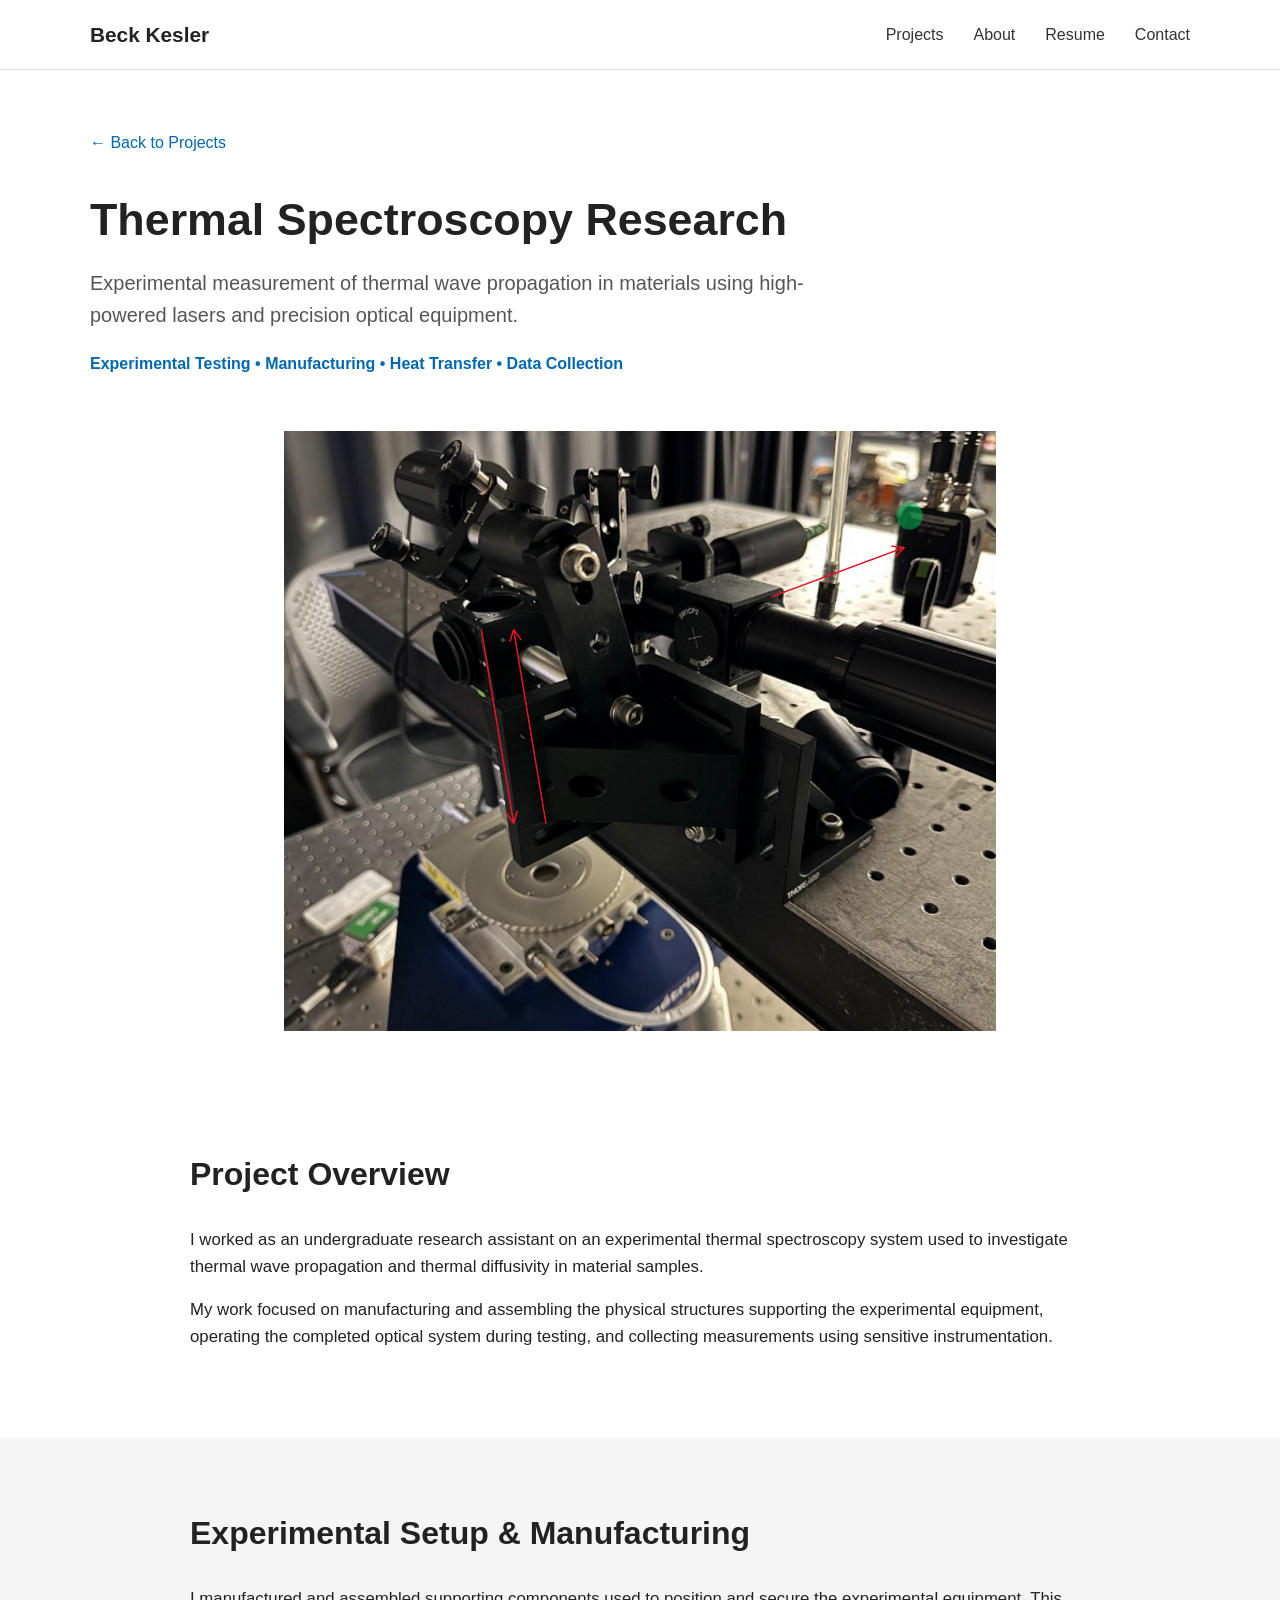
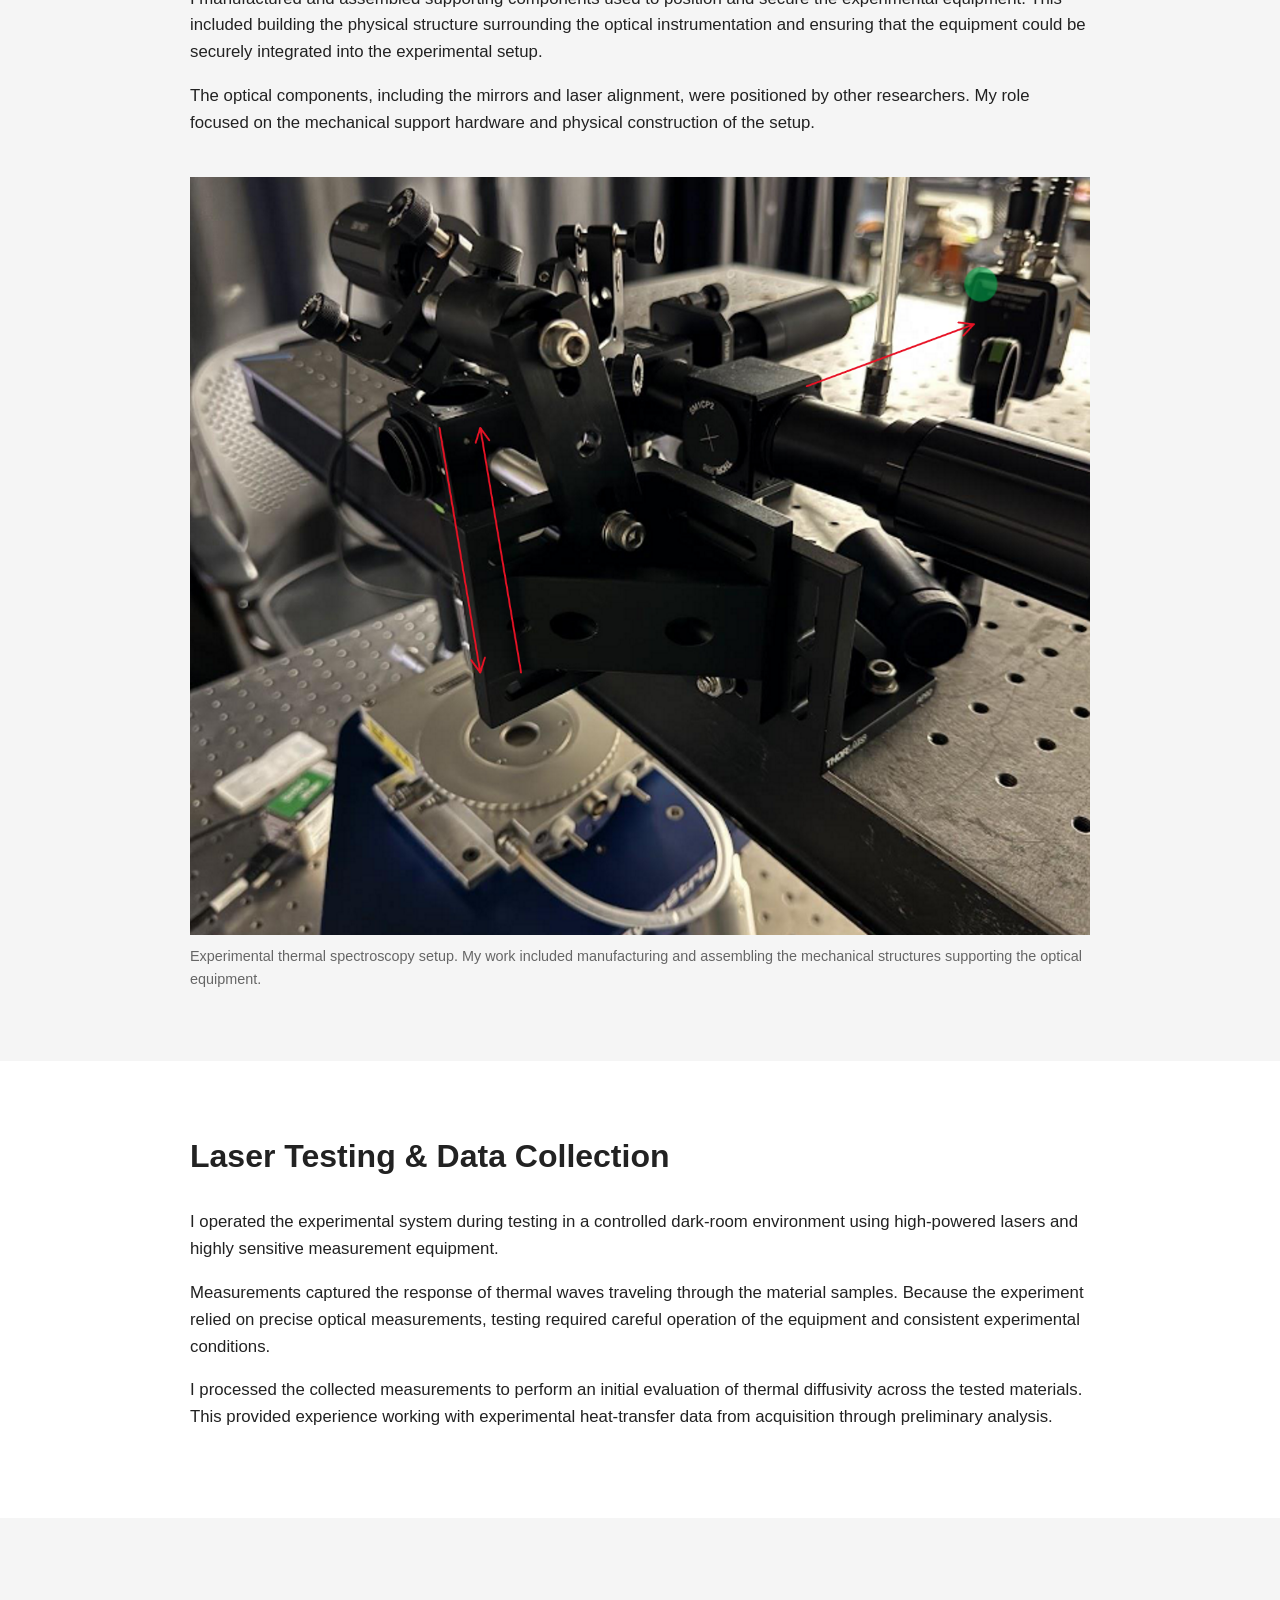
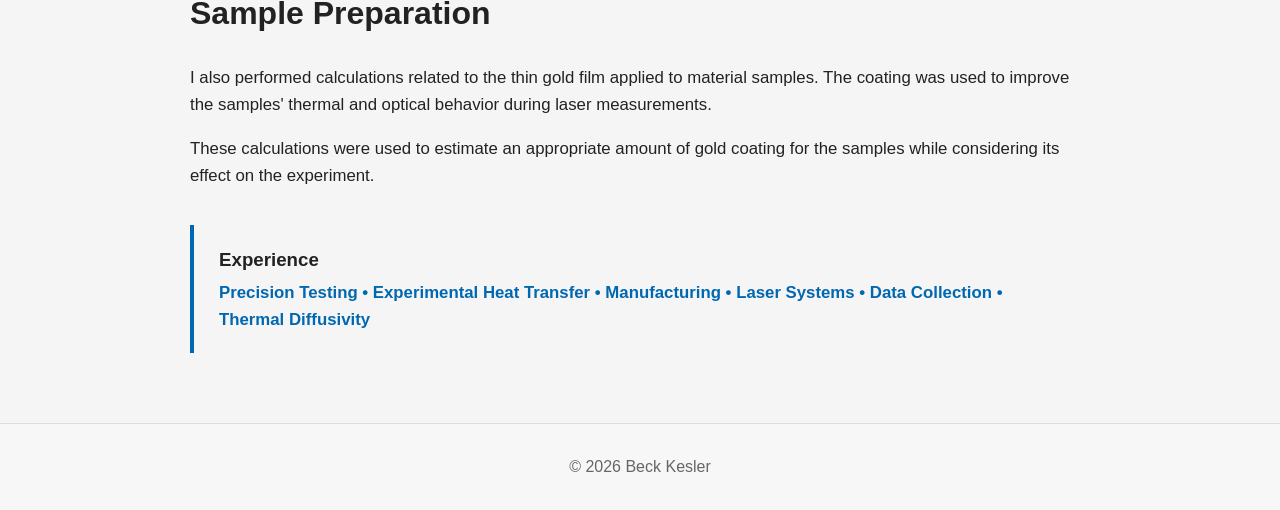
<file: spectroscopy.html>
<!DOCTYPE html>
<html lang="en">

<head>
    <meta charset="UTF-8">
    <meta name="viewport" content="width=device-width, initial-scale=1.0">

    <title>Thermal Spectroscopy Research | Beck Kesler</title>

    <link rel="stylesheet" href="style.css">
</head>

<body>

<header>
    <div class="container">
        <nav>

            <div class="logo">
                <a href="index.html">Beck Kesler</a>
            </div>

            <div class="nav-links">
                <a href="index.html#projects">Projects</a>
                <a href="index.html#about">About</a>
                <a href="Resume.pdf">Resume</a>
                <a href="mailto:b8w2k3@gmail.com">Contact</a>
            </div>

        </nav>
    </div>
</header>


<main class="project-page">


<!-- PROJECT HEADER -->

<section class="project-header">

    <div class="container">

        <a class="back-link" href="index.html#projects">
            ← Back to Projects
        </a>

        <h1>Thermal Spectroscopy Research</h1>

        <p class="project-subtitle">
            Experimental measurement of thermal wave propagation in materials
            using high-powered lasers and precision optical equipment.
        </p>

        <div class="project-tags">
            Experimental Testing • Manufacturing • Heat Transfer • Data Collection
        </div>

        <img
            class="hero-image"
            src="laser-setup.png"
            alt="Thermal spectroscopy experimental setup">
    </div>

</section>


<!-- OVERVIEW -->

<section class="project-section">

    <div class="container project-content">

        <h2>Project Overview</h2>

        <p>
            I worked as an undergraduate research assistant on an experimental
            thermal spectroscopy system used to investigate thermal wave
            propagation and thermal diffusivity in material samples.
        </p>

        <p>
            My work focused on manufacturing and assembling the physical
            structures supporting the experimental equipment, operating the
            completed optical system during testing, and collecting measurements
            using sensitive instrumentation.
        </p>

    </div>

</section>


<!-- EXPERIMENTAL SETUP -->

<section class="project-section alternate">

    <div class="container project-content">

        <h2>Experimental Setup & Manufacturing</h2>

        <p>
            I manufactured and assembled supporting components used to position
            and secure the experimental equipment. This included building the
            physical structure surrounding the optical instrumentation and
            ensuring that the equipment could be securely integrated into the
            experimental setup.
        </p>

        <p>
            The optical components, including the mirrors and laser alignment,
            were positioned by other researchers. My role focused on the
            mechanical support hardware and physical construction of the setup.
        </p>

        <figure class="large-figure">

            <img
                src="laser-setup.png"
                alt="Mechanical support structure and optical equipment used for thermal spectroscopy">

            <figcaption>
                Experimental thermal spectroscopy setup. My work included
                manufacturing and assembling the mechanical structures
                supporting the optical equipment.
            </figcaption>

        </figure>

    </div>

</section>


<!-- TESTING -->

<section class="project-section">

    <div class="container project-content">

        <h2>Laser Testing & Data Collection</h2>

        <p>
            I operated the experimental system during testing in a controlled
            dark-room environment using high-powered lasers and highly sensitive
            measurement equipment.
        </p>

        <p>
            Measurements captured the response of thermal waves traveling
            through the material samples. Because the experiment relied on
            precise optical measurements, testing required careful operation of
            the equipment and consistent experimental conditions.
        </p>

        <p>
            I processed the collected measurements to perform an initial
            evaluation of thermal diffusivity across the tested materials.
            This provided experience working with experimental heat-transfer
            data from acquisition through preliminary analysis.
        </p>

    </div>

</section>


<!-- SAMPLE PREPARATION -->

<section class="project-section alternate">

    <div class="container project-content">

        <h2>Sample Preparation</h2>

        <p>
            I also performed calculations related to the thin gold film applied
            to material samples. The coating was used to improve the samples'
            thermal and optical behavior during laser measurements.
        </p>

        <p>
            These calculations were used to estimate an appropriate amount of
            gold coating for the samples while considering its effect on the
            experiment.
        </p>

        <div class="engineering-box">

            <h3>Experience</h3>

            <p>
                Precision Testing • Experimental Heat Transfer • Manufacturing •
                Laser Systems • Data Collection • Thermal Diffusivity
            </p>

        </div>

    </div>

</section>


</main>


<footer>

    <div class="container">
        © 2026 Beck Kesler
    </div>

</footer>

</body>
</html>
</file>
<file: style.css>
/* ---------- GENERAL ---------- */

* {
    box-sizing: border-box;
}

body {
    margin: 0;
    font-family: Arial, Helvetica, sans-serif;
    color: #222;
    background-color: #f7f7f7;
    line-height: 1.6;
}

.container {
    width: 90%;
    max-width: 1100px;
    margin: auto;
}


/* ---------- NAVIGATION ---------- */

header {
    background-color: #ffffff;
    border-bottom: 1px solid #ddd;
}

nav {
    display: flex;
    justify-content: space-between;
    align-items: center;
    padding: 18px 0;
}

.logo {
    font-size: 1.3rem;
    font-weight: bold;
}

.nav-links {
    display: flex;
    gap: 30px;
}

.nav-links a {
    text-decoration: none;
    color: #333;
}

.nav-links a:hover {
    color: #0067b1;
}


/* ---------- INTRO ---------- */

.hero {
    padding: 90px 0 70px;
}

.hero h1 {
    font-size: 3.2rem;
    margin: 0;
}

.hero h2 {
    font-size: 1.5rem;
    font-weight: normal;
    color: #555;
    margin-top: 5px;
}

.hero p {
    max-width: 650px;
    font-size: 1.1rem;
}


/* ---------- PROJECTS ---------- */

.projects {
    padding: 30px 0 80px;
}

.projects h2 {
    font-size: 2rem;
    margin-bottom: 30px;
}

.project-grid {
    display: grid;
    grid-template-columns: repeat(2, 1fr);
    gap: 30px;
}

.project-card {
    background: white;
    border-radius: 8px;
    overflow: hidden;
    border: 1px solid #ddd;
    transition: transform 0.2s, box-shadow 0.2s;
}

.project-card:hover {
    transform: translateY(-4px);
    box-shadow: 0 8px 20px rgba(0,0,0,0.1);
}

.project-image {
    width: 100%;
    height: 200px;
    overflow: hidden;
    background-color: #ddd;
}

.project-info {
    padding: 22px;
}

.project-info h3 {
    margin-top: 0;
    margin-bottom: 8px;
    font-size: 1.4rem;
}

.project-info p {
    margin-top: 0;
}

.tags {
    color: #0067b1;
    font-size: 0.9rem;
    font-weight: bold;
}


/* ---------- FOOTER ---------- */

footer {
    border-top: 1px solid #ddd;
    padding: 30px 0;
    text-align: center;
    color: #666;
}


/* ---------- MOBILE ---------- */

@media (max-width: 700px) {

    .project-grid {
        grid-template-columns: 1fr;
    }

    .hero h1 {
        font-size: 2.5rem;
    }

    nav {
        flex-direction: column;
        gap: 10px;
    }
}
/* ---------- PROJECT PAGES ---------- */

.logo a {
    text-decoration: none;
    color: #222;
}

.project-page {
    background-color: #fff;
}

.project-header {
    padding: 60px 0 40px;
}

.project-header h1 {
    font-size: 2.8rem;
    margin-bottom: 10px;
    line-height: 1.2;
}

.project-subtitle {
    font-size: 1.25rem;
    color: #555;
    max-width: 750px;
}

.project-tags {
    color: #0067b1;
    font-weight: bold;
    margin: 20px 0 35px;
}

.back-link {
    text-decoration: none;
    color: #0067b1;
}

.hero-image {
    width: 100%;
    max-height: 600px;
    object-fit: contain;
    margin-top: 20px;
}

.project-section {
    padding: 70px 0;
}

.project-section.alternate {
    background-color: #f5f5f5;
}

.project-content {
    max-width: 900px;
}

.project-content h2 {
    font-size: 2rem;
    margin-top: 0;
}

.project-content p {
    font-size: 1.05rem;
}

.large-figure {
    margin: 40px 0 0;
}

.large-figure img {
    width: 100%;
    display: block;
}

figure {
    margin: 0;
}

figcaption {
    margin-top: 10px;
    color: #666;
    font-size: 0.9rem;
}

.two-images {
    display: grid;
    grid-template-columns: 1fr 1fr;
    gap: 25px;
    margin-top: 35px;
}

.two-images img {
    width: 100%;
    height: 300px;
    object-fit: contain;
    background: #eee;
}

.image-note {
    font-style: italic;
    color: #666;
}

.status-list {
    margin: 30px 0;
}

.status-list p {
    margin: 8px 0;
    font-weight: bold;
}

.status-list .future {
    color: #777;
}

@media (max-width: 700px) {

    .two-images {
        grid-template-columns: 1fr;
    }

    .project-header h1 {
        font-size: 2.2rem;
    }
}
.project-link {
    text-decoration: none;
    color: inherit;
    display: block;
}

/* ---------- FSAE PAGE ---------- */

.engineering-box {
    margin-top: 35px;
    padding: 20px 25px;
    border-left: 4px solid #0067b1;
    background-color: #f5f5f5;
}

.engineering-box h3 {
    margin-top: 0;
    margin-bottom: 5px;
}

.engineering-box p {
    margin: 0;
    color: #0067b1;
    font-weight: bold;
}

.maintenance-figure {
    max-width: 650px;
    margin: 40px auto 0;
}

.maintenance-figure img {
    width: 100%;
    display: block;
}

.project-image img {
    width: 100%;
    height: 100%;
    object-fit: cover;
    display: block;
}
/* ---------- SAAB PROJECT ---------- */

.saab-hero {
    max-height: 500px;
    object-fit: contain;
}

.restoration-grid {
    display: grid;
    grid-template-columns: repeat(2, 1fr);
    gap: 20px;
    margin-top: 30px;
}

.restoration-item {
    padding: 20px;
    background-color: #fff;
    border: 1px solid #ddd;
    border-radius: 6px;
}

.restoration-item h3 {
    margin-top: 0;
    margin-bottom: 5px;
}

.restoration-item p {
    margin-bottom: 0;
}

@media (max-width: 700px) {
    .restoration-grid {
        grid-template-columns: 1fr;
    }
}

/* ---------- Hero Photo ---------- */
.hero-layout {
    display: grid;
    grid-template-columns: 1fr 1fr;
    gap: 60px;
    align-items: center;
}

.hero-photo {
    display: flex;
    justify-content: center;
}

.hero-photo img {
    width: 100%;
    max-width: 520px;
    aspect-ratio: 4 / 3;
    object-fit: cover;
    object-position: center;
    border-radius: 10px;
    box-shadow: 0 8px 25px rgba(0, 0, 0, 0.12);
}

@media (max-width: 750px) {
    .hero-layout {
        grid-template-columns: 1fr;
        gap: 30px;
    }

    .hero-photo img {
        max-width: 500px;
    }
}

/* ---------- ABOUT ME ---------- */

.about-section {
    padding: 80px 0;
    background: #f7f7f7;
}

.about-heading {
    margin-bottom: 35px;
}

.about-heading h2 {
    font-size: 2rem;
    margin: 0;
}

.about-intro {
    display: grid;
    grid-template-columns: 1.2fr 0.8fr;
    gap: 60px;
    align-items: center;
    margin-bottom: 55px;
}

.about-text {
    font-size: 1.05rem;
    line-height: 1.7;
}

.about-text p:first-child {
    margin-top: 0;
}

.about-featured-photo img {
    width: 100%;
    height: 430px;
    object-fit: cover;
    border-radius: 10px;
    box-shadow: 0 8px 25px rgba(0, 0, 0, 0.10);
}


/* Photo gallery */

.about-gallery {
    display: grid;
    grid-template-columns: repeat(5, 1fr);
    gap: 15px;
}

.about-photo {
    margin: 0;
}

.about-photo img {
    width: 100%;
    height: 230px;
    object-fit: cover;
    border-radius: 8px;
    display: block;
}

.about-photo figcaption {
    margin-top: 8px;
    font-size: 0.85rem;
    color: #666;
}


/* Responsive */

@media (max-width: 900px) {

    .about-intro {
        grid-template-columns: 1fr;
        gap: 30px;
    }

    .about-featured-photo img {
        height: 450px;
    }

    .about-gallery {
        grid-template-columns: repeat(2, 1fr);
    }

}

@media (max-width: 550px) {

    .about-gallery {
        grid-template-columns: 1fr;
    }

    .about-photo img {
        height: 300px;
    }

}
</file>
